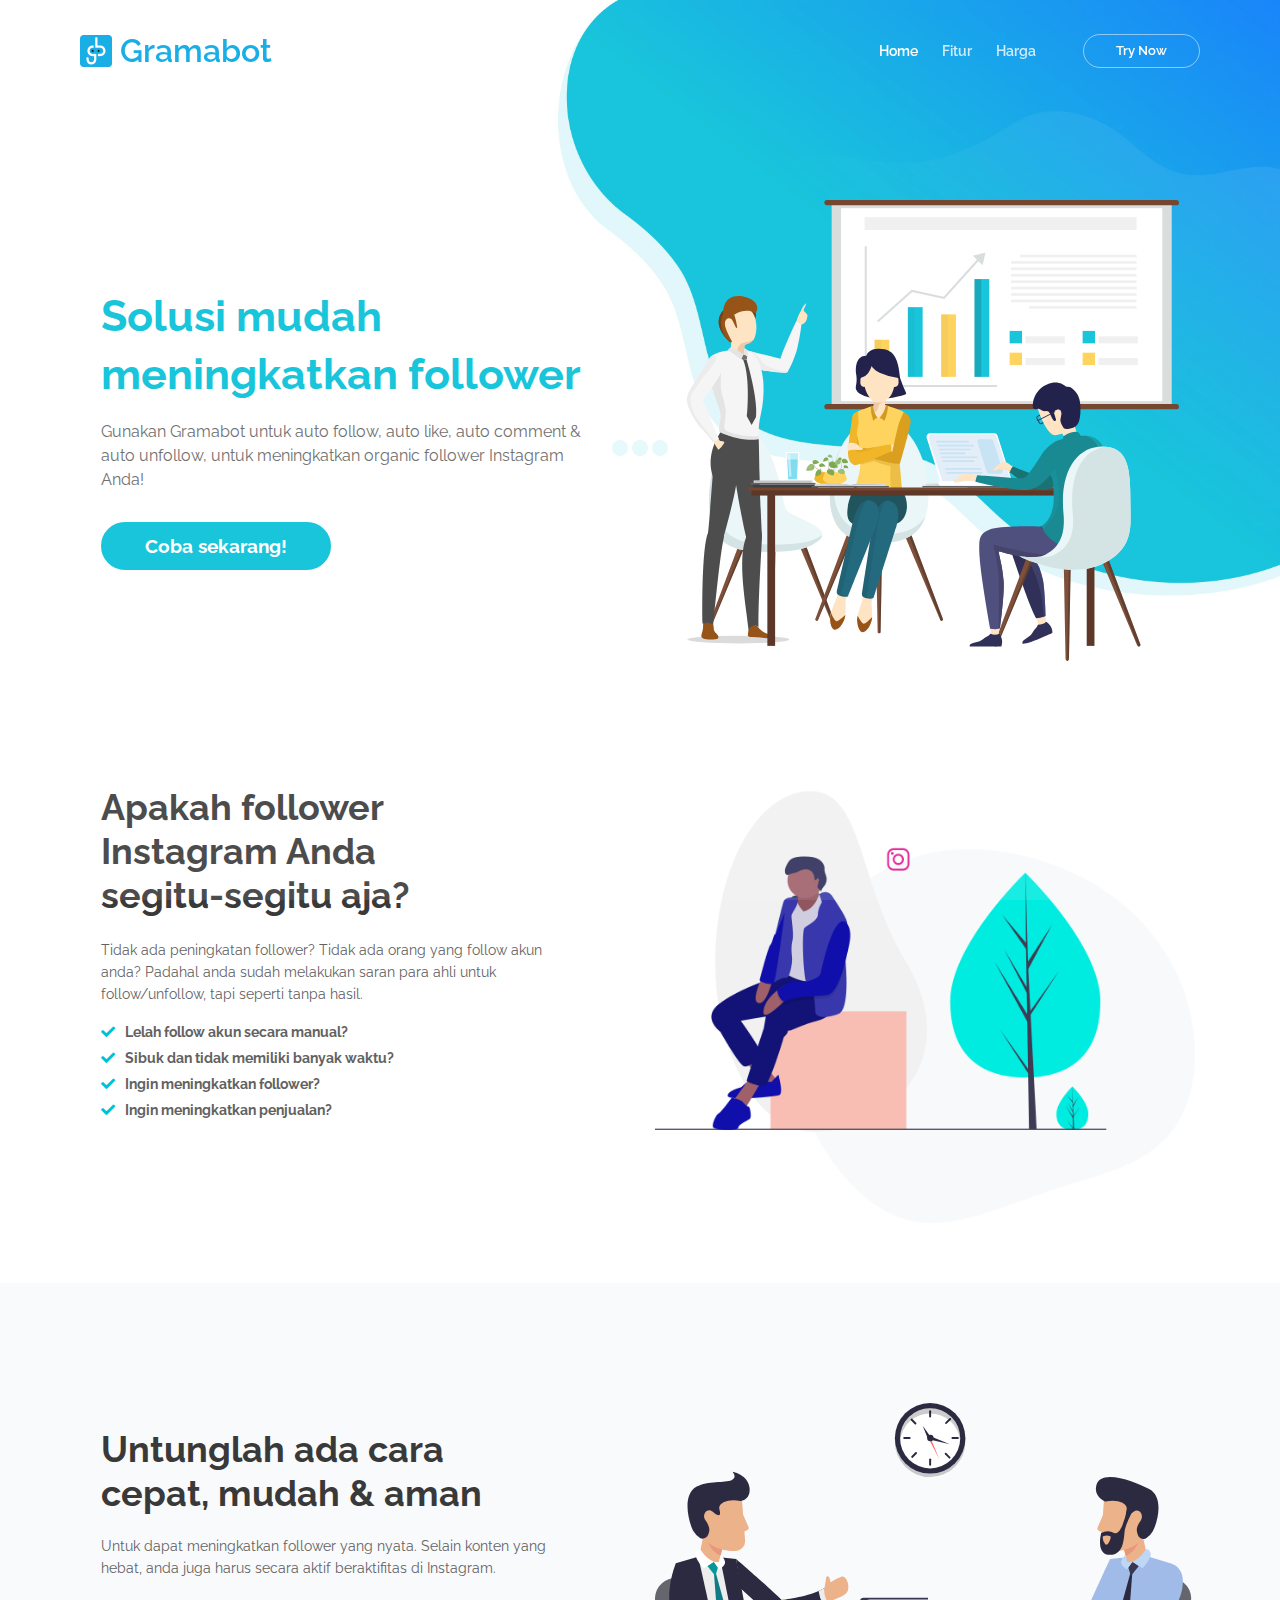
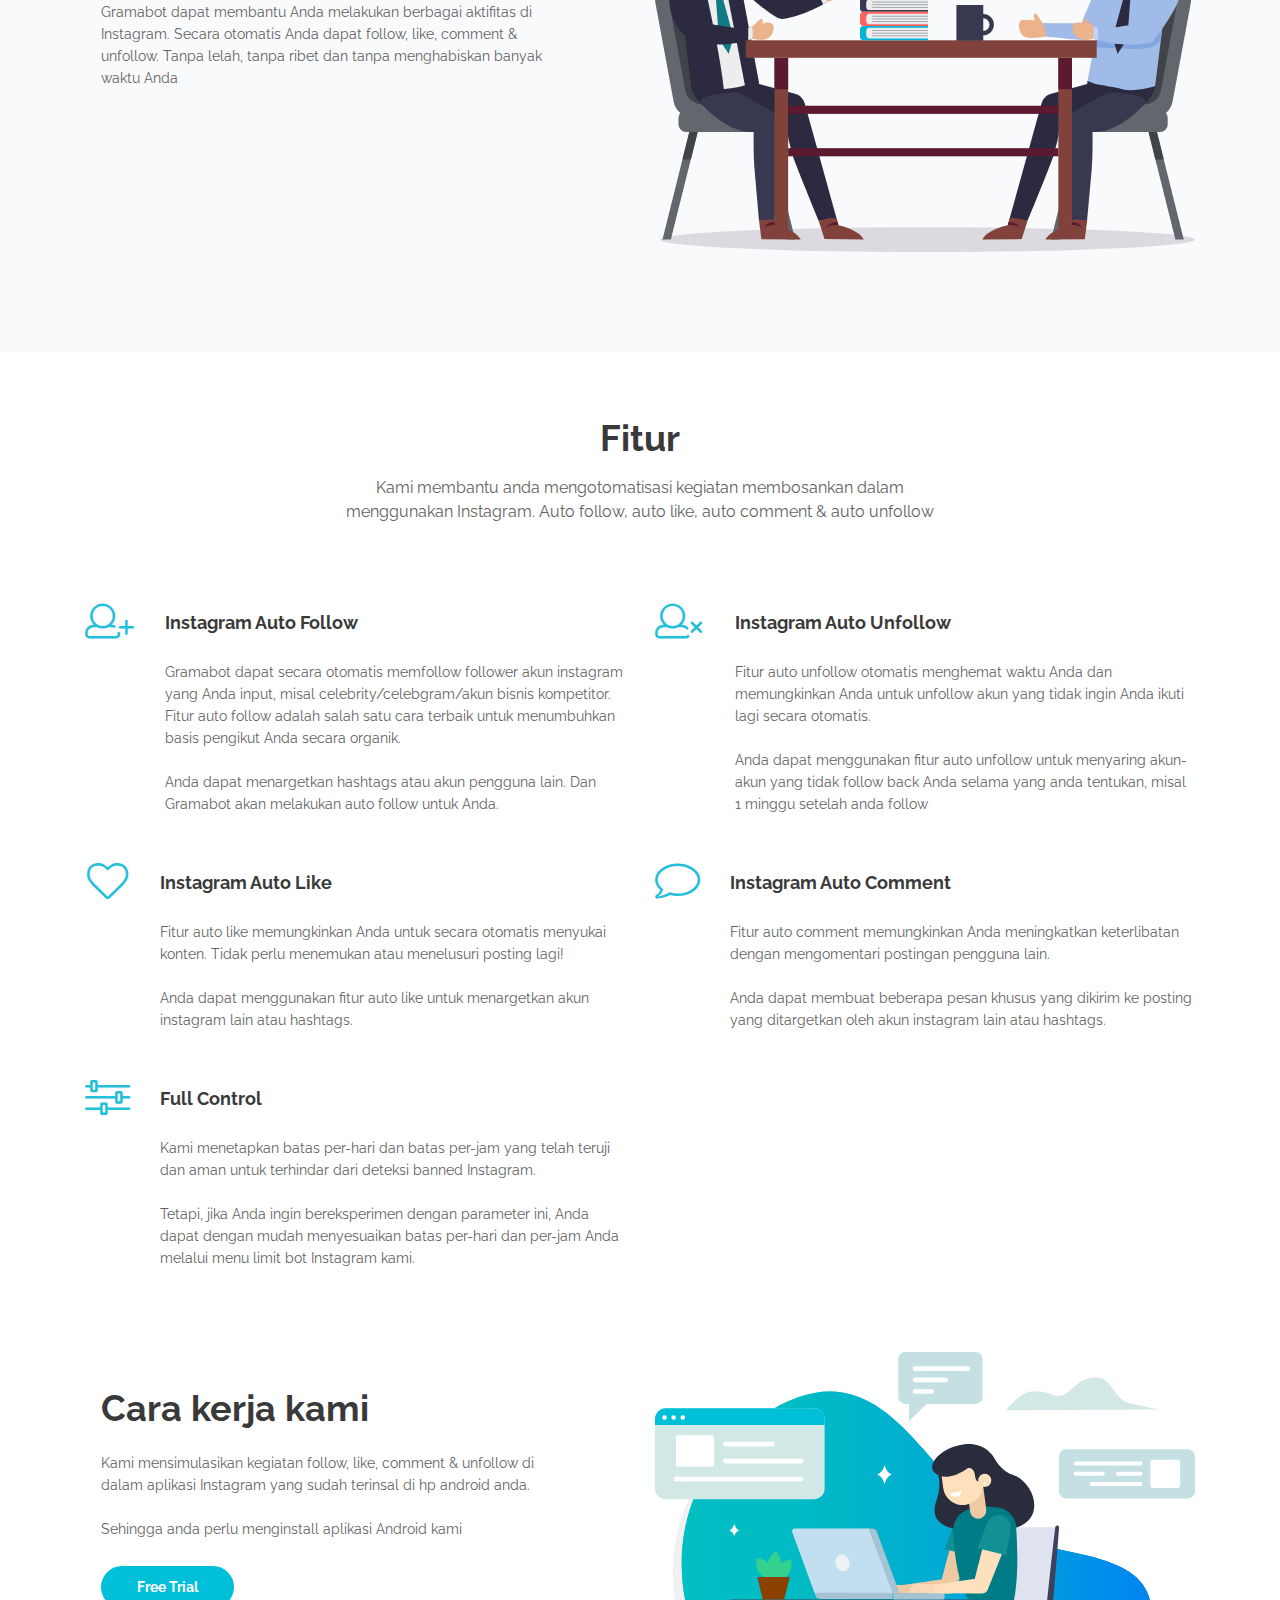
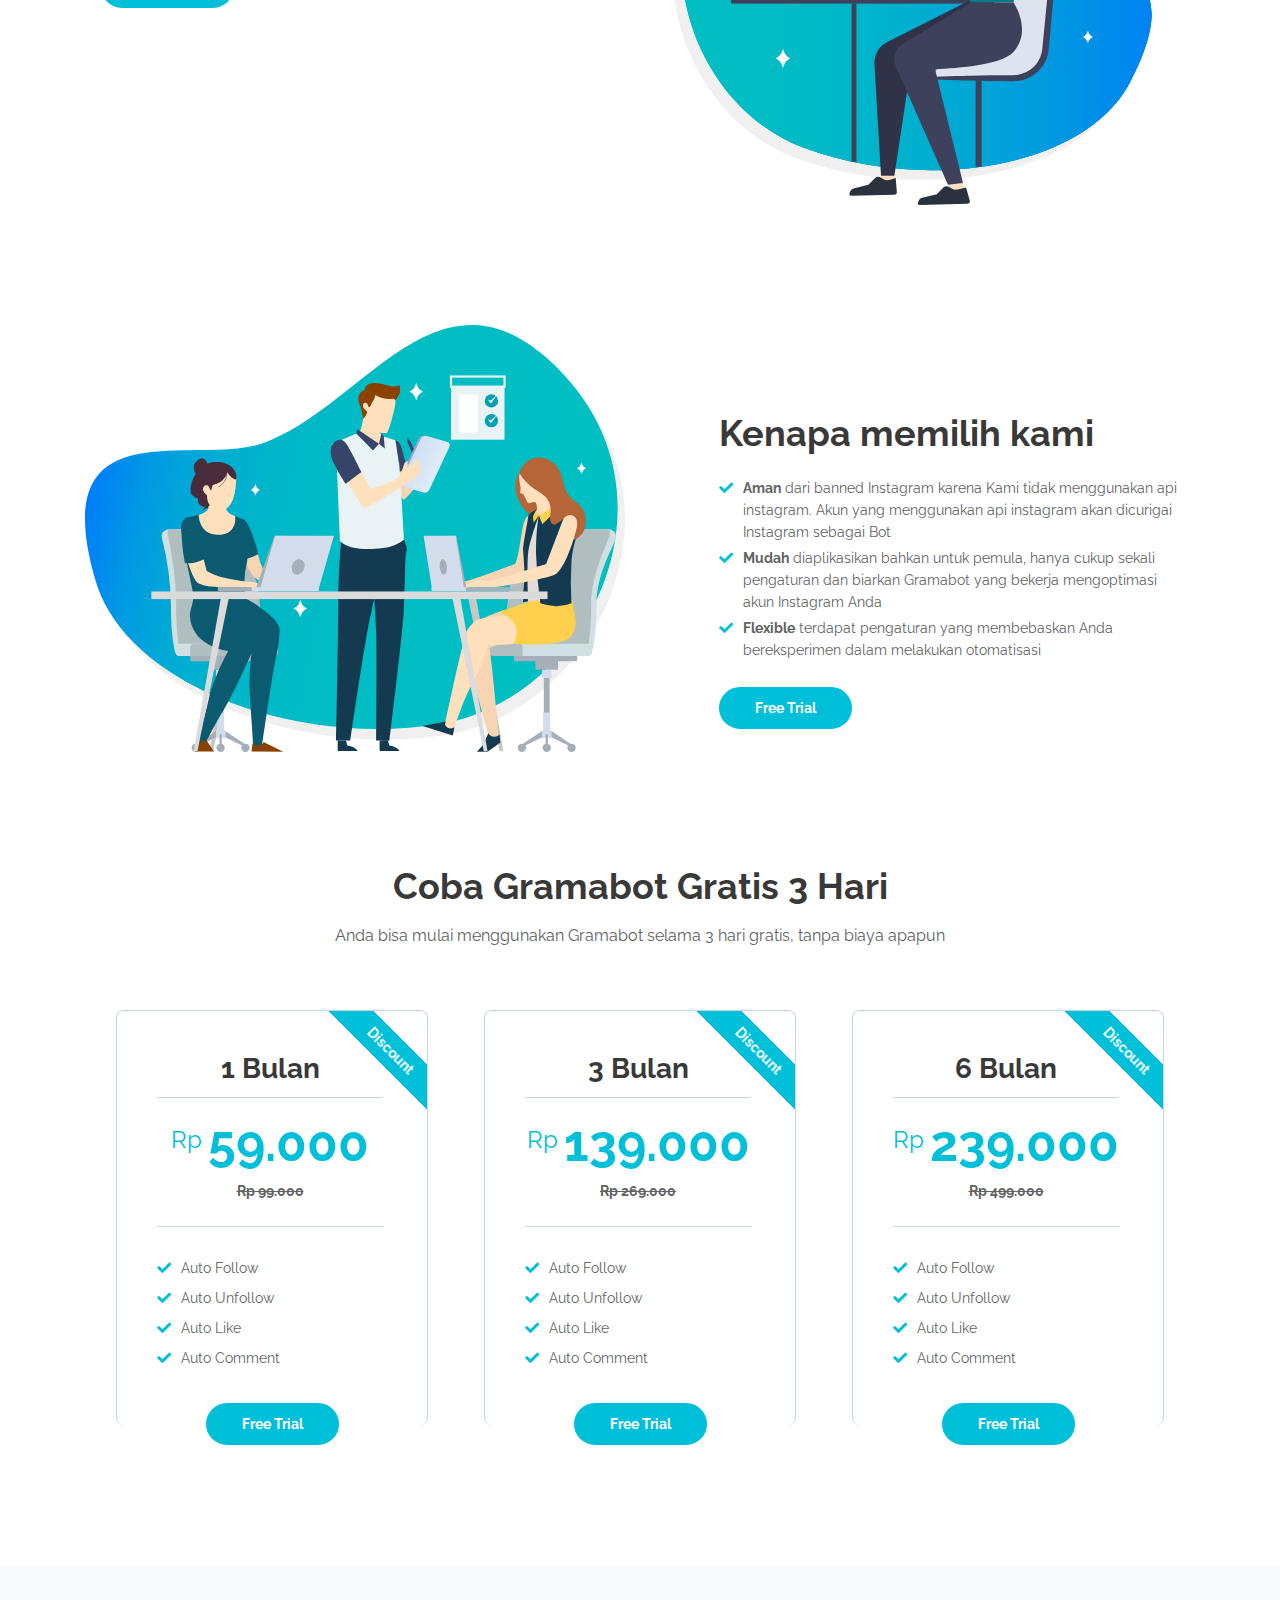
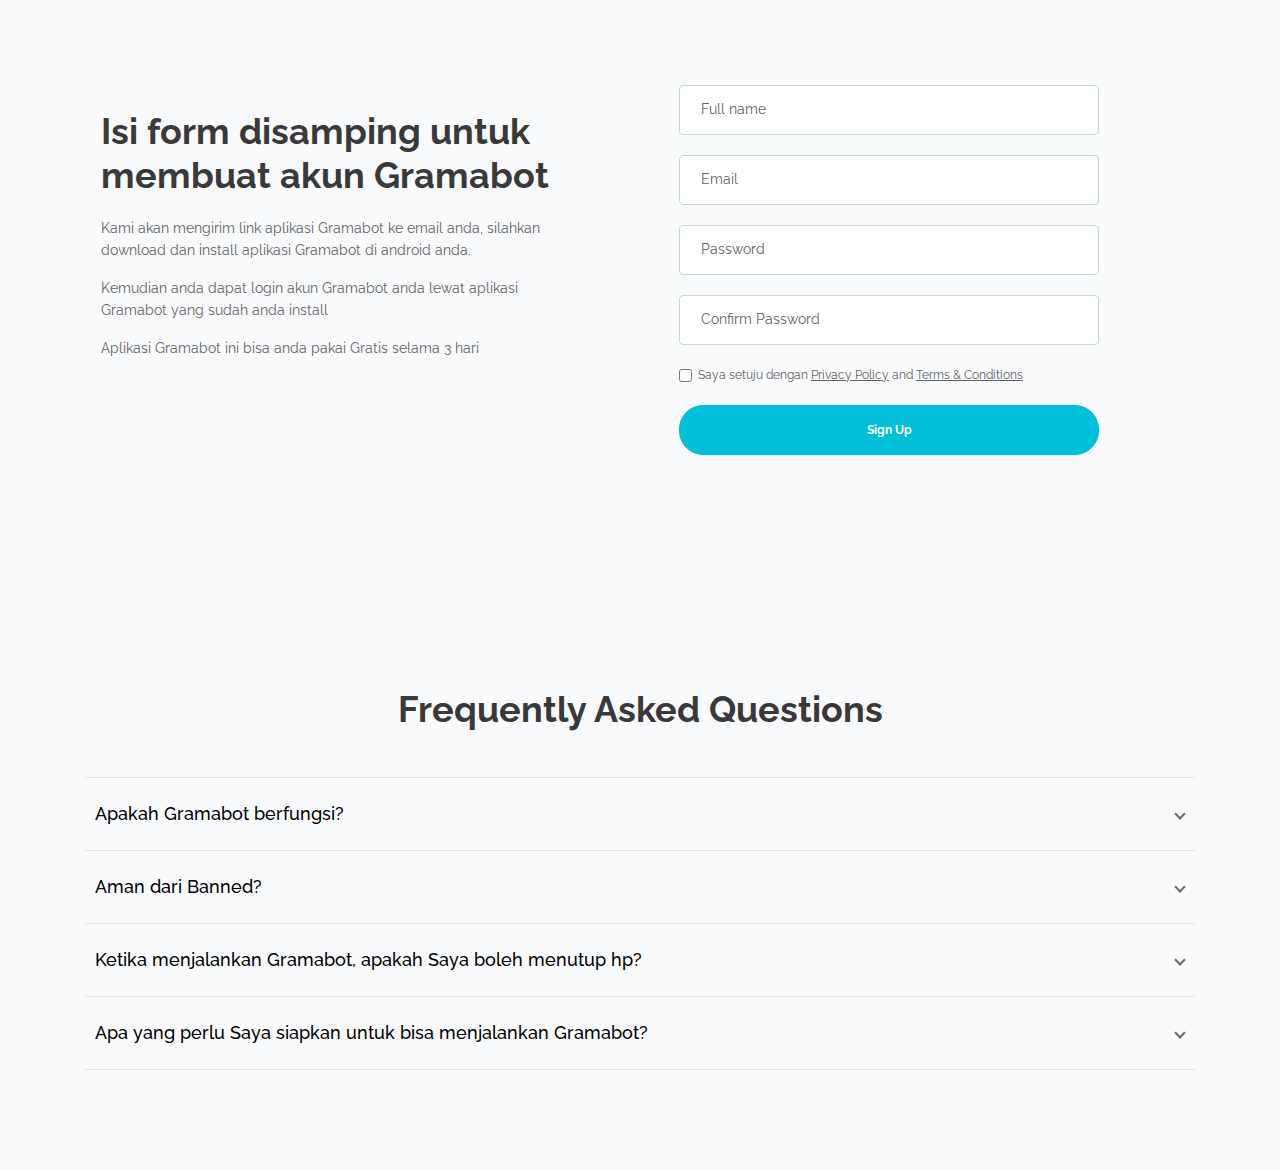
<file: index.html>
<!DOCTYPE html>
<html lang="en">
<head>
    <!-- Global site tag (gtag.js) - Google Analytics -->
    <script async src="https://www.googletagmanager.com/gtag/js?id=UA-149426320-1"></script>
    <script>
        window.dataLayer = window.dataLayer || [];
        function gtag(){dataLayer.push(arguments);}
        gtag('js', new Date());

        gtag('config', 'UA-149426320-1');
    </script>

    <meta http-equiv="Content-Type" content="text/html; charset=UTF-8" />
    <meta charset="utf-8">
    <meta name="viewport" content="width=device-width, initial-scale=1, shrink-to-fit=no">
    <!-- SEO Meta Tags -->
    <meta name="description" content="Instagram Bot, Solusi mudah meningkatkan follower">
    <meta name="author" content="Gramabot">
    <!-- OG Meta Tags to improve the way the post looks when you share the page on LinkedIn, Facebook, Google+ -->
	<meta property="og:site_name" content="gramabot.com" /> <!-- website name -->
	<meta property="og:site" content="http://gramabot.com" /> <!-- website link -->
	<meta property="og:title" content="Gramabot"/> <!-- title shown in the actual shared post -->
	<meta property="og:description" content="Gramabot Instagram Bot" /> <!-- description shown in the actual shared post -->
	<meta property="og:image" content="" /> <!-- image link, make sure it's jpg -->
	<meta property="og:url" content="" /> <!-- where do you want your post to link to -->
	<meta property="og:type" content="article" />
    <!-- Website Title -->
    <title>Gramabot - Solusi mudah meningkatkan follower</title>
    <!-- Styles -->
    <link href="https://fonts.googleapis.com/css?family=Raleway:400,400i,600,700,700i&amp;subset=latin-ext" rel="stylesheet">
    <link href="assets/css/bootstrap.css" rel="stylesheet">
    <link href="assets/css/all.min.css" rel="stylesheet">
    <link href="assets/css/swiper.css" rel="stylesheet">
	<link href="assets/css/magnific-popup.css" rel="stylesheet">
	<link href="assets/css/styles.css" rel="stylesheet">
	<!-- Favicon  -->
    <link rel="icon" href="assets/images/favicon.png">
<!-- </head> -->
</head>
<body data-spy="scroll" data-target=".fixed-top">
    <!-- Preloader -->
	<div class="spinner-wrapper">
        <div class="spinner">
            <div class="bounce1"></div>
            <div class="bounce2"></div>
            <div class="bounce3"></div>
        </div>
    </div>
    <!-- end of preloader -->
    <!-- Navigation -->
    <nav class="navbar navbar-expand-lg navbar-dark navbar-custom fixed-top">
        <!-- Text Logo - Use this if you don't have a graphic logo -->
         <a class="navbar-brand logo-text page-scroll" style="display: contents" href="index.html">
            <img src="assets/images/favicon.png" style="width: 2rem;margin-right: 0.5rem;">Gramabot</a>
        <!-- Image Logo -->
        <!--<a class="navbar-brand logo-image" href="index.html"><img src="assets/images/icongram.svg" alt="alternative"></a>-->
        <!-- Mobile Menu Toggle Button -->
        <button class="navbar-toggler" type="button" data-toggle="collapse" data-target="#navbarsExampleDefault" aria-controls="navbarsExampleDefault" aria-expanded="false" aria-label="Toggle navigation">
            <span class="navbar-toggler-awesome fas fa-bars"></span>
            <span class="navbar-toggler-awesome fas fa-times"></span>
        </button>
        <!-- end of mobile menu toggle button -->
        <div class="collapse navbar-collapse" id="navbarsExampleDefault">
            <ul class="navbar-nav ml-auto">
                <li class="nav-item">
                    <a class="nav-link page-scroll" href="#header">Home <span class="sr-only">(current)</span></a>
                </li>
                <li class="nav-item">
                    <a class="nav-link page-scroll" href="#services">Fitur</a>
                </li>
                <li class="nav-item">
                    <a class="nav-link page-scroll" href="#pricing">Harga</a>
                </li>
                <li class="nav-item">
                    <a class="btn-solid-lg-head page-scroll" href="#request">Try Now</a>
                </li>
            </ul>
        </div>
    </nav> <!-- end of navbar -->
    <!-- end of navigation -->
    <!-- Header -->
    <header id="header" class="header">
        <div class="header-content">
            <div class="container">
                <div class="row">
                    <div class="col-lg-6">
                        <div class="text-container">
                            <h1><span class="turquoise" style="font-size: 2.7rem">Solusi mudah meningkatkan follower</span></h1>
                            <p class="p-large">Gunakan Gramabot untuk auto follow, auto like, auto comment & auto unfollow, untuk meningkatkan organic follower Instagram Anda!</p>
                            <a class="btn-solid-lg page-scroll" href="#request" style="font-size: 1.2rem">Coba sekarang!</a>
                        </div> <!-- end of text-container -->
                    </div> <!-- end of col -->
                    <div class="col-lg-6">
                        <div class="image-container">
                            <img class="img-fluid" src="assets/images/header-teamwork.svg" alt="alternative">
                        </div> <!-- end of image-container -->
                    </div> <!-- end of col -->
                </div> <!-- end of row -->
            </div> <!-- end of container -->
        </div> <!-- end of header-content -->
    </header> <!-- end of header -->
    <!-- end of header -->
    <!-- Details 1 -->
    <div class="basic-1">
        <div class="container">
            <div class="row">
                <div class="col-lg-6">
                    <div class="text-container">
                        <h2>Apakah follower Instagram Anda<br/> segitu-segitu aja?</h2>
                        <p>Tidak ada peningkatan follower? Tidak ada orang yang follow akun anda? Padahal anda sudah melakukan saran para ahli untuk follow/unfollow, tapi seperti tanpa hasil.
                        </p>
                        <ul class="list-unstyled li-space-lg">
                            <li class="media">
                                <i class="fas fa-check"></i>
                                <div class="media-body"><strong class="blue">Lelah follow akun secara manual?</strong></div>
                            </li>
                            <li class="media">
                                <i class="fas fa-check"></i>
                                <div class="media-body"><strong class="blue">Sibuk dan tidak memiliki banyak waktu?</strong></div>
                            </li>
                            <li class="media">
                                <i class="fas fa-check"></i>
                                <div class="media-body"><strong class="blue">Ingin meningkatkan follower?</strong></div>
                            </li>
                            <li class="media">
                                <i class="fas fa-check"></i>
                                <div class="media-body"><strong class="blue">Ingin meningkatkan penjualan?</strong></div>
                            </li>
                        </ul>
                    </div> <!-- end of text-container -->
                </div> <!-- end of col -->
                <div class="col-lg-6">
                    <div class="image-container">
                        <img class="img-fluid" src="assets/images/about_img.png" alt="alternative">
                    </div> <!-- end of image-container -->
                </div> <!-- end of col -->
            </div> <!-- end of row -->
        </div> <!-- end of container -->
    </div> <!-- end of basic-1 -->
    <!-- end of details 1 -->
    <!-- Testimonials -->
    <div class="form-1">
        <div class="container">
            <div class="row">
                <div class="col-lg-6">
                    <div class="text-container">
                        <h2>Untunglah ada cara cepat, mudah & aman</h2>
                        <p>Untuk dapat meningkatkan follower yang nyata.
                            Selain konten yang hebat, anda juga harus secara aktif beraktifitas di Instagram.
                            <br/><br/>Gramabot dapat membantu Anda melakukan berbagai aktifitas di Instagram.
                            Secara otomatis Anda dapat follow, like, comment & unfollow. Tanpa lelah, tanpa ribet dan tanpa menghabiskan banyak waktu Anda</p>

                    </div> <!-- end of text-container -->
                </div> <!-- end of col -->
                <div class="col-lg-6">
                    <div class="image-container">
                        <img class="img-fluid" src="assets/images/testimonials-2-men-talking.svg" alt="alternative">
                    </div> <!-- end of image-container -->
                </div> <!-- end of col -->
            </div> <!-- end of row -->
        </div> <!-- end of container -->
    </div> <!-- end of slider-2 -->
    <!-- end of testimonials -->
    <!-- Services -->
    <div id="services" class="cards-1">
        <div class="container">
            <div class="row">
                <div class="col-lg-12">
                    <h2>Fitur</h2>
                    <p class="p-heading p-large">Kami membantu anda mengotomatisasi kegiatan membosankan dalam menggunakan Instagram. Auto follow, auto like, auto comment & auto unfollow</p>
                </div> <!-- end of col -->
            </div> <!-- end of row -->
            <div class="row gap-y">
                <div class="col-12 col-md-6 feature-3">
                    <div class="feature-icon">
                        <i class="fal fa-user-plus" style="color: #24bfd8"></i>
                    </div>
                    <div class="feature-description">
                        <h2 style="font-size: 18px;">Instagram Auto Follow</h2>
                        <p>Gramabot dapat secara otomatis memfollow follower akun instagram yang Anda input, misal celebrity/celebgram/akun bisnis kompetitor. Fitur auto follow adalah salah satu cara terbaik untuk menumbuhkan basis pengikut Anda secara organik.
                            <br/><br/>Anda dapat menargetkan hashtags atau akun pengguna lain. Dan Gramabot akan melakukan auto follow untuk Anda.</p>
                    </div>
                </div>
                <div class="col-12 col-md-6 feature-3">
                    <div class="feature-icon">
                        <i class="fal fa-user-times" style="color: #24bfd8"></i>
                    </div>
                    <div class="feature-description">
                        <h2 style="font-size: 18px;">Instagram Auto Unfollow</h2>
                        <p>Fitur auto unfollow otomatis menghemat waktu Anda dan memungkinkan Anda untuk unfollow akun yang tidak ingin Anda ikuti lagi secara otomatis.
                            <br/><br/>Anda dapat menggunakan fitur auto unfollow untuk menyaring akun-akun yang tidak follow back Anda selama yang anda tentukan, misal 1 minggu setelah anda follow</p>
                    </div>
                </div>
                <div class="col-12 col-md-6 feature-3">
                    <div class="feature-icon">
                        <i class="fal fa-heart" style="color: #24bfd8"></i>
                    </div>
                    <div class="feature-description">
                        <h2 style="font-size: 18px;">Instagram Auto Like</h2>
                        <p>Fitur auto like memungkinkan Anda untuk secara otomatis menyukai konten. Tidak perlu menemukan atau menelusuri posting lagi!
                            <br/><br/>Anda dapat menggunakan fitur auto like untuk menargetkan akun instagram lain atau hashtags.
                        </p>
                    </div>
                </div>
                <div class="col-12 col-md-6 feature-3">
                    <div class="feature-icon">
                        <i class="fal fa-comment" style="color: #24bfd8"></i>
                    </div>
                    <div class="feature-description">
                        <h2 style="font-size: 18px;">Instagram Auto Comment</h2>
                        <p class="">Fitur auto comment memungkinkan Anda meningkatkan keterlibatan dengan mengomentari postingan pengguna lain.
                            <br/><br/>Anda dapat membuat beberapa pesan khusus yang dikirim ke posting yang ditargetkan oleh akun instagram lain atau hashtags.
                        </p>
                    </div>
                </div>
                <div class="col-12 col-md-6 feature-3">
                    <div class="feature-icon">
                        <i class="fal fa-sliders-h" style="color: #24bfd8"></i>
                    </div>
                    <div class="feature-description">
                        <h2 style="font-size: 18px;">Full Control</h2>
                        <p class="">Kami menetapkan batas per-hari dan batas per-jam yang telah teruji dan aman untuk terhindar dari deteksi banned Instagram.
                            <br/><br/>Tetapi, jika Anda ingin bereksperimen dengan parameter ini, Anda dapat dengan mudah menyesuaikan batas per-hari dan per-jam Anda melalui menu limit bot Instagram kami.
                        </p>
                    </div>
                </div>
            </div>
        </div> <!-- end of container -->
    </div> <!-- end of cards-1 -->
    <!-- end of services -->
    <!-- Details 1 -->
    <div class="basic-1">
        <div class="container">
            <div class="row">
                <div class="col-lg-6">
                    <div class="text-container">
                        <h2>Cara kerja kami</h2>
                        <p>Kami mensimulasikan kegiatan follow, like, comment & unfollow di dalam aplikasi Instagram yang sudah terinsal di hp android anda.
                            <br/><br/>Sehingga anda perlu menginstall aplikasi Android kami</p>
                        <a class="btn-solid-reg popup-with-move-anim" href="#request">Free Trial</a>
                    </div> <!-- end of text-container -->
                </div> <!-- end of col -->
                <div class="col-lg-6">
                    <div class="image-container">
                        <img class="img-fluid" src="assets/images/details-1-office-worker.svg" alt="alternative">
                    </div> <!-- end of image-container -->
                </div> <!-- end of col -->
            </div> <!-- end of row -->
        </div> <!-- end of container -->
    </div> <!-- end of basic-1 -->
    <!-- end of details 1 -->
    <!-- Details 2 -->
    <div class="basic-2">
        <div class="container">
            <div class="row">
                <div class="col-lg-6">
                    <div class="image-container">
                        <img class="img-fluid" src="assets/images/details-2-office-team-work.svg" alt="alternative">
                    </div> <!-- end of image-container -->
                </div> <!-- end of col -->
                <div class="col-lg-6">
                    <div class="text-container">
                        <h2>Kenapa memilih kami</h2>
                        <ul class="list-unstyled li-space-lg">
                            <li class="media">
                                <i class="fas fa-check"></i>
                                <div class="media-body"><strong class="blue">Aman</strong> dari banned Instagram karena Kami tidak menggunakan api instagram. Akun yang menggunakan api instagram akan dicurigai Instagram sebagai Bot</div>
                            </li>
                            <li class="media">
                                <i class="fas fa-check"></i>
                                <div class="media-body"><strong class="blue">Mudah</strong> diaplikasikan bahkan untuk pemula, hanya cukup sekali pengaturan dan biarkan Gramabot yang bekerja mengoptimasi akun Instagram Anda</div>
                            </li>
                            <li class="media">
                                <i class="fas fa-check"></i>
                                <div class="media-body"><strong class="blue">Flexible</strong> terdapat pengaturan yang membebaskan Anda bereksperimen dalam melakukan otomatisasi</div>
                            </li>
                        </ul>
                        <a class="btn-solid-reg popup-with-move-anim" href="#request">Free Trial</a>
                    </div> <!-- end of text-container -->
                </div> <!-- end of col -->
            </div> <!-- end of row -->
        </div> <!-- end of container -->
    </div> <!-- end of basic-2 -->
    <!-- end of details 2 -->
    <!-- Pricing -->
    <div id="pricing" class="cards-2">
        <div class="container">
            <div class="row">
                <div class="col-lg-12">
                    <h2>Coba Gramabot Gratis 3 Hari</h2>
                    <p class="p-heading p-large">Anda bisa mulai menggunakan Gramabot selama 3 hari gratis, tanpa biaya apapun</p>
                </div> <!-- end of col -->
            </div> <!-- end of row -->
            <!--<div class="row" style="margin-left: 15px">
                <div class="col-md-12">
                    <ul class="list-inline text-left list-currency">
                        <li id="1" class="active">1 Account</li>
                        <li id="3">3 Accounts</li>
                        <li id="5">5 Accounts</li>
                    </ul>
                </div>
            </div>-->
            <div class="row">
                <div class="col-lg-12">
                    <!-- Card-->
                    <div class="card">
                        <div class="label">
                            <p class="best-value">Discount</p>
                        </div>
                        <div class="card-body">
                            <div class="card-title">1 Bulan</div>
                            <!--<div id="subtitle-account" class="card-subtitle">1 Account</div>-->
                            <hr class="cell-divide-hr">
                            <div class="price">
                                <span class="currency">Rp</span><span class="value" id="newVal1">59.000</span>
                                <div class="frequency" id="oldVal1">Rp 99.000</div>
                            </div>
                            <hr class="cell-divide-hr">
                            <ul class="list-unstyled li-space-lg">
                                <li class="media">
                                    <i class="fas fa-check"></i><div class="media-body">Auto Follow</div>
                                </li>
                                <li class="media">
                                    <i class="fas fa-check"></i><div class="media-body">Auto Unfollow</div>
                                </li>
                                <li class="media">
                                    <i class="fas fa-check"></i><div class="media-body">Auto Like</div>
                                </li>
                                <li class="media">
                                    <i class="fas fa-check"></i><div class="media-body">Auto Comment</div>
                                </li>
                                <!--<li class="media">
                                    <i class="fas fa-check"></i><div class="media-body">Auto Posting</div>
                                </li>-->
                            </ul>
                            <div class="button-wrapper">
                                <a class="btn-solid-reg page-scroll" href="#request">Free Trial</a>
                            </div>
                        </div>
                    </div> <!-- end of card -->
                    <!-- end of card -->
                    <!-- Card-->
                    <div class="card">
                        <div class="label">
                            <p class="best-value">Discount</p>
                        </div>
                        <div class="card-body">
                            <div class="card-title">3 Bulan</div>
                            <!--<div class="card-subtitle">5 Account</div>-->
                            <hr class="cell-divide-hr">
                            <div class="price">
                                <span class="currency">Rp</span><span class="value" id="newVal2">139.000</span>
                                <div class="frequency" id="oldVal2">Rp 269.000</div>
                            </div>
                            <hr class="cell-divide-hr">
                            <ul class="list-unstyled li-space-lg">
                                <li class="media">
                                    <i class="fas fa-check"></i><div class="media-body">Auto Follow</div>
                                </li>
                                <li class="media">
                                    <i class="fas fa-check"></i><div class="media-body">Auto Unfollow</div>
                                </li>
                                <li class="media">
                                    <i class="fas fa-check"></i><div class="media-body">Auto Like</div>
                                </li>
                                <li class="media">
                                    <i class="fas fa-check"></i><div class="media-body">Auto Comment</div>
                                </li>
                                <!--<li class="media">
                                    <i class="fas fa-check"></i><div class="media-body">Auto Posting</div>
                                </li>-->
                            </ul>
                            <div class="button-wrapper">
                                <a class="btn-solid-reg page-scroll" href="#request">Free Trial</a>
                            </div>
                        </div>
                    </div> <!-- end of card -->
                    <!-- end of card -->
                    <!-- Card-->
                    <div class="card">
                        <div class="label">
                            <p class="best-value">Discount</p>
                        </div>
                        <div class="card-body">
                            <div class="card-title">6 Bulan</div>
                            <!--<div class="card-subtitle">1 Account</div>-->
                            <hr class="cell-divide-hr">
                            <div class="price">
                                <span class="currency">Rp</span><span class="value" id="newVal3">239.000</span>
                                <div class="frequency" id="oldVal3">Rp 499.000</div>
                            </div>
                            <hr class="cell-divide-hr">
                            <ul class="list-unstyled li-space-lg">
                                <li class="media">
                                    <i class="fas fa-check"></i><div class="media-body">Auto Follow</div>
                                </li>
                                <li class="media">
                                    <i class="fas fa-check"></i><div class="media-body">Auto Unfollow</div>
                                </li>
                                <li class="media">
                                    <i class="fas fa-check"></i><div class="media-body">Auto Like</div>
                                </li>
                                <li class="media">
                                    <i class="fas fa-check"></i><div class="media-body">Auto Comment</div>
                                </li>
                                <!--<li class="media">
                                    <i class="fas fa-check"></i><div class="media-body">Auto Posting</div>
                                </li>-->
                            </ul>
                            <div class="button-wrapper">
                                <a class="btn-solid-reg page-scroll" href="#request">Free Trial</a>
                            </div>
                        </div>
                    </div> <!-- end of card -->
                    <!-- end of card -->
                </div> <!-- end of col -->
            </div> <!-- end of row -->
        </div> <!-- end of container -->
    </div> <!-- end of cards-2 -->

    <div id="request" class="form-1">
        <div class="container">
            <div class="row">
                <div class="col-lg-6">
                    <div class="text-container">
                        <h2>Isi form disamping untuk membuat akun Gramabot</h2>
                        <p>Kami akan mengirim link aplikasi Gramabot ke email anda, silahkan download dan install aplikasi Gramabot di android anda.</p>
                        <p>Kemudian anda dapat login akun Gramabot anda lewat aplikasi Gramabot yang sudah anda install</p>
                        <p>Aplikasi Gramabot ini bisa anda pakai Gratis selama 3 hari</p>
                    </div> <!-- end of text-container -->
                </div> <!-- end of col -->
                <div class="col-lg-6">

                    <!-- Request Form -->
                    <div class="form-container">
                        <form id="requestForm" data-toggle="validator" data-focus="false" >
                            <div class="form-group">
                                <input type="text" class="form-control-input" id="rname" name="rname" required>
                                <label class="label-control" for="rname">Full name</label>
                                <div class="help-block with-errors"></div>
                            </div>
                            <div class="form-group">
                                <input type="email" class="form-control-input" id="remail" name="remail" required>
                                <label class="label-control" for="remail">Email</label>
                                <div class="help-block with-errors"></div>
                            </div>
                            <div class="form-group">
                                <input type="password" class="form-control-input" id="rpass" name="rpass" required>
                                <label class="label-control" for="rpass">Password</label>
                                <div class="help-block with-errors"></div>
                            </div>
                            <div class="form-group">
                                <input type="password" class="form-control-input" id="rpass2" name="rpass2" required>
                                <label class="label-control" for="rpass2">Confirm Password</label>
                                <div class="help-block with-errors" id="cpass2"></div>
                            </div>

                            <div class="form-group checkbox">
                                <input type="checkbox" id="rterms" value="Agreed-to-Terms" name="rterms" required>Saya setuju dengan <a href="privacy-policy.html">Privacy Policy</a> and <a href="terms-conditions.html">Terms & Conditions</a>
                                <div class="help-block with-errors"></div>
                            </div>
                            <div style="margin-bottom: 1rem;" class="g-recaptcha" data-sitekey="6LdupLoUAAAAAPnZc9RvWB6Sha6i5pKatFr3ViI1"></div>
                            <div class="form-group">
                                <button id="submitBtn" type="submit" class="form-control-submit-button" >
                                    Sign Up</button>
                            </div>
                            <div class="form-message">
                                <div id="rmsgSubmit" class="h3 text-center hidden"></div>
                            </div>
                        </form>
                    </div> <!-- end of form-container -->
                    <!-- end of request form -->

                </div> <!-- end of col -->
            </div> <!-- end of row -->
        </div> <!-- end of container -->
    </div> <!-- end of form-1 -->

    <!-- end of pricing -->
    <div id="faq" class="form-2" style="background: #f9fafc">
        <div class="container">
            <div class="row">
                <div class="col-lg-12">
                    <h2>Frequently Asked Questions</h2>
                    <div style="height: 30px"></div>
                </div> <!-- end of col -->
            </div> <!-- end of row -->
            <div class="row">
                <div class="col-lg-12">
                    <div class="faq-group active" data-group="faq-18">
                        <div class="faq-item">
                            <div class="item-title" data-toggle="collapse" href="#collapse1" role="button" aria-expanded="false" aria-controls="collapse1">
                                <div class="item-text">Apakah Gramabot berfungsi?</div>
                                <div class="icon-item chevron-icon">
                                </div>
                            </div>
                            <div class="collapse" id="collapse1">
                                <div class="item-text card card-body">
                                     Gramabot di support dan dikelola oleh tenaga profesional dibidang teknologi, dan Kami yakin Gramabot akan berfungsi dengan baik,
                                     terbukti dengan memberikan percobaan selama 3 hari gratis agar pengguna bisa membuktikan dan mencoba sendiri apakah Gramabot bisa berjalan dengan baik
                                </div>
                            </div>
                        </div>
                        <div class="faq-item">
                            <div class="item-title" data-toggle="collapse" href="#collapse2" role="button" aria-expanded="false" aria-controls="collapse2">
                                <div class="item-text">Aman dari Banned?</div>
                                <div class="icon-item chevron-icon"></div>
                            </div>
                            <div class="collapse" id="collapse2">
                                <div class="item-text card card-body">
                                    Kami mempunyai fasilitas untuk setting kecepatan dan batasan dalam melakukan otomatisasi
                                    yang telah teruji dan aman untuk terhindar dari deteksi banned Instagram.
                                    Dan juga Kami melakukan follow, like, comment & unfollow di atas aplikasi Instagram anda, sehingga bertindak layaknya seperti manusia
                                </div>
                            </div>
                        </div>
                        <div class="faq-item">
                            <div class="item-title" data-toggle="collapse" href="#collapse3" role="button" aria-expanded="false" aria-controls="collapse3">
                                <div class="item-text">Ketika menjalankan Gramabot, apakah Saya boleh menutup hp?</div>
                                <div class="icon-item chevron-icon"></div>
                            </div>
                            <div class="collapse" id="collapse3">
                                <div class="item-text card card-body">
                                    Gramabot menggunakan aplikasi Instagram android Anda untuk berjalan, maka dibutuhkan untuk hp Anda tetap terbuka</div>
                            </div>
                        </div>
                        <div class="faq-item">
                            <div class="item-title" data-toggle="collapse" href="#collapse4" role="button" aria-expanded="false" aria-controls="collapse4">
                                <div class="item-text">Apa yang perlu Saya siapkan untuk bisa menjalankan Gramabot?</div>
                                <div class="icon-item chevron-icon"></div>
                            </div>
                            <div class="collapse" id="collapse4">
                                <div class="item-text card card-body">
                                    <ol style="padding-left: 1rem;">
                                        <li>
                                            <div class="media-body">Sudah ada aplikasi Instagram di hp android Anda</div>
                                        </li>
                                        <li>
                                            <div class="media-body">Sudah login akun instagram anda</div>
                                        </li>
                                        <li>
                                            <div class="media-body">Install aplikasi gramabot di hp android Anda</div>
                                        </li>
                                        <li>
                                            <div class="media-body">Jalankan gramabot seperti di video</div>
                                        </li>
                                    </ol>
                            </div>
                        </div>
                    </div>
                </div>
            </div>
        </div>
    </div>
    <!-- Scripts -->
    <script src="assets/js/jquery.min.js"></script> <!-- jQuery for Bootstrap's JavaScript plugins -->
    <script src="assets/js/popper.min.js"></script> <!-- Popper tooltip library for Bootstrap -->
    <script src="assets/js/bootstrap.min.js"></script> <!-- Bootstrap framework -->
    <script src="assets/js/jquery.easing.min.js"></script> <!-- jQuery Easing for smooth scrolling between anchors -->
    <script src="assets/js/swiper.min.js"></script> <!-- Swiper for image and text sliders -->
    <script src="assets/js/jquery.magnific-popup.js"></script> <!-- Magnific Popup for lightboxes -->
    <script src="assets/js/validator.min.js"></script> <!-- Validator.js - Bootstrap plugin that validates forms -->
    <script src="assets/js/scripts.js"></script> <!-- Custom scripts -->
    <script src='https://www.google.com/recaptcha/api.js'></script>
    <!--<script>
        window.replainSettings = { id: 'd5d187ad-54ac-4206-9a2a-d638e68126ff' };
        (function(u){var s=document.createElement('script');s.type='text/javascript';s.async=true;s.src=u;
            var x=document.getElementsByTagName('script')[0];x.parentNode.insertBefore(s,x);
        })('https://widget.replain.cc/dist/client.js');
    </script>-->
</body>
</html>
</file>
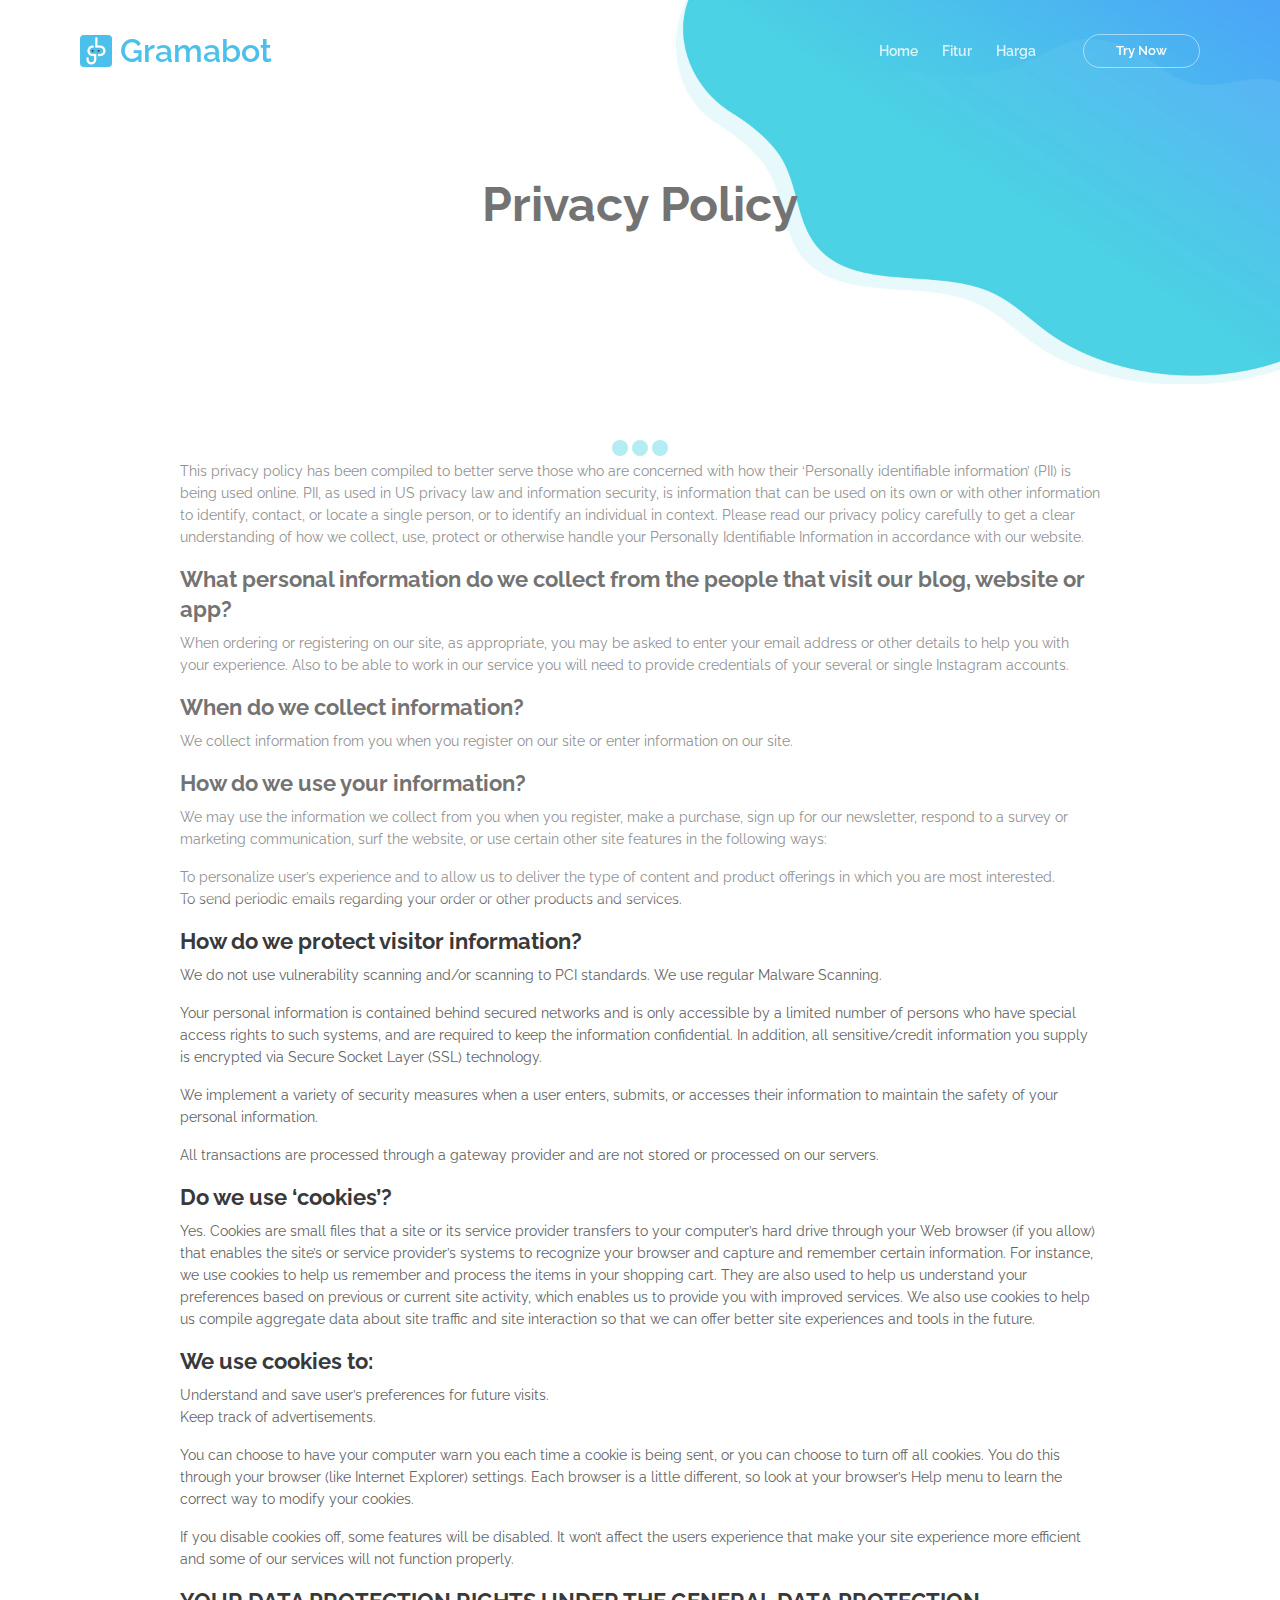
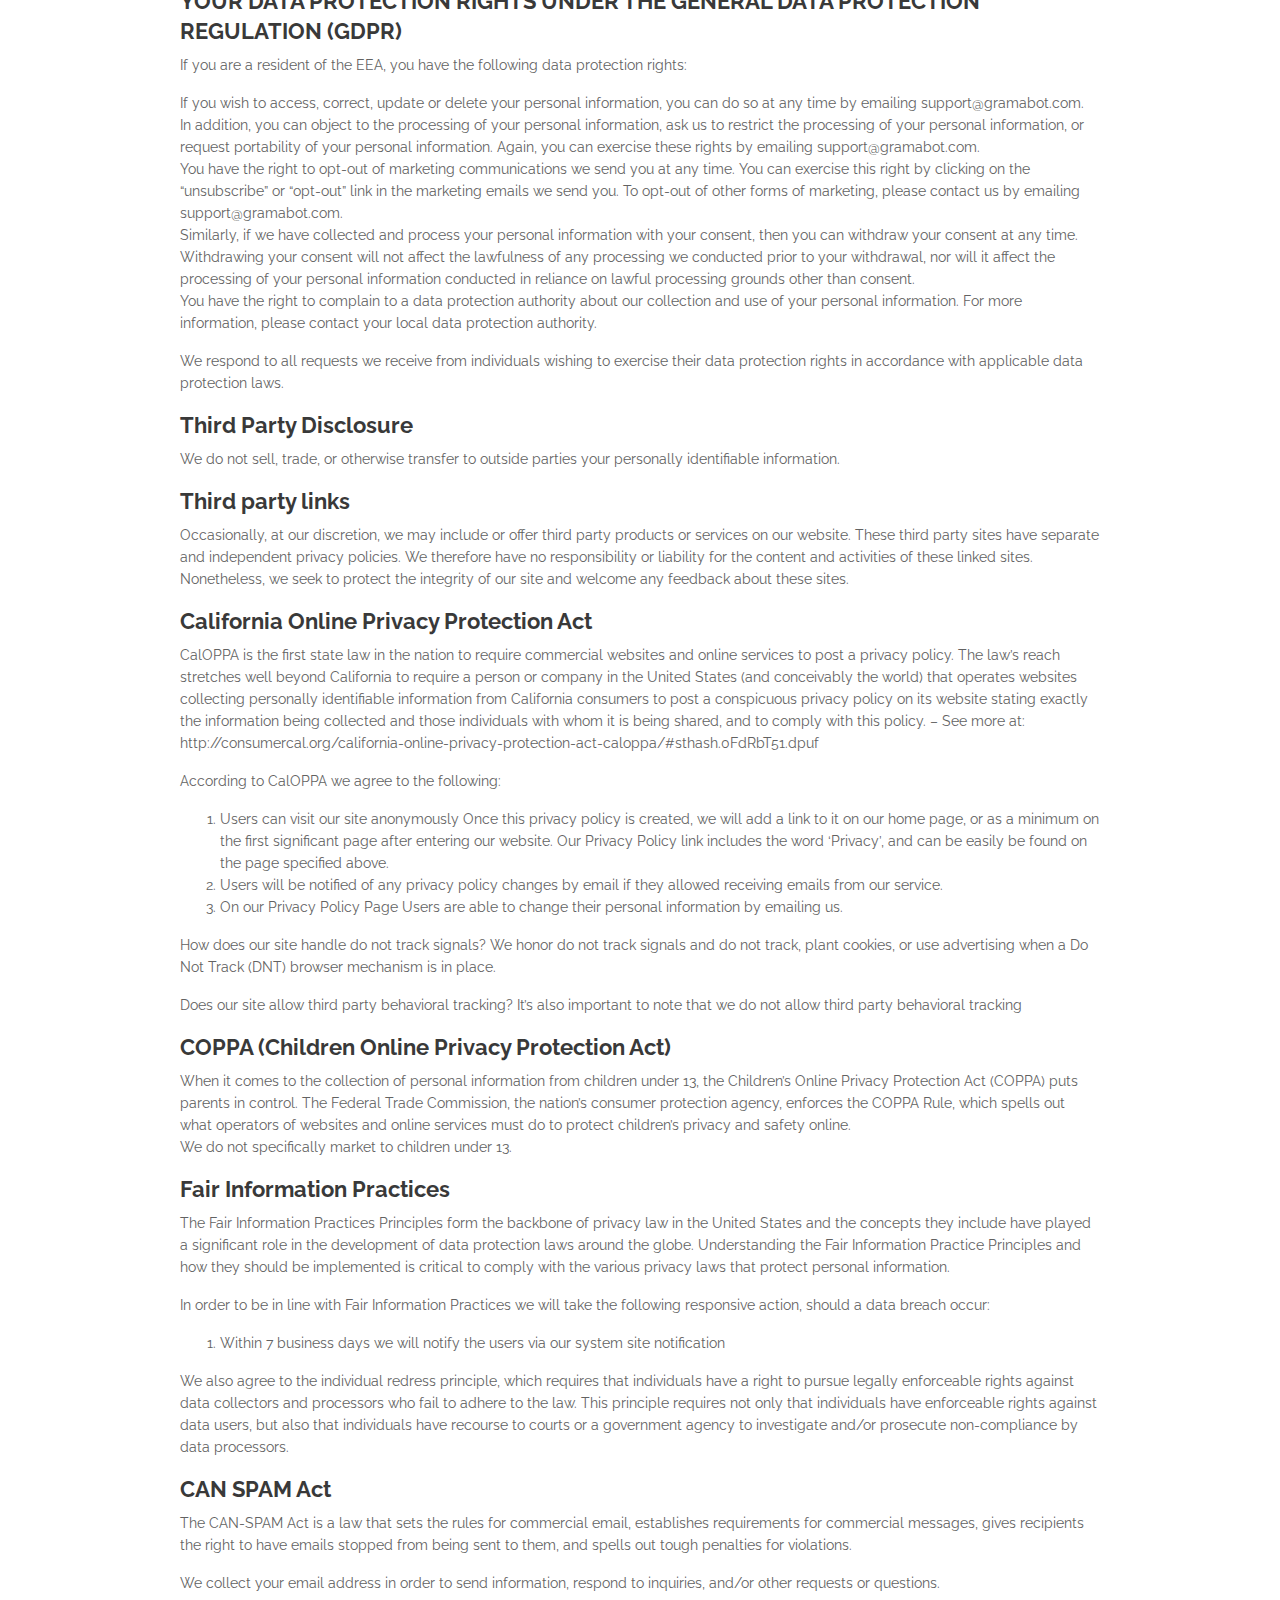
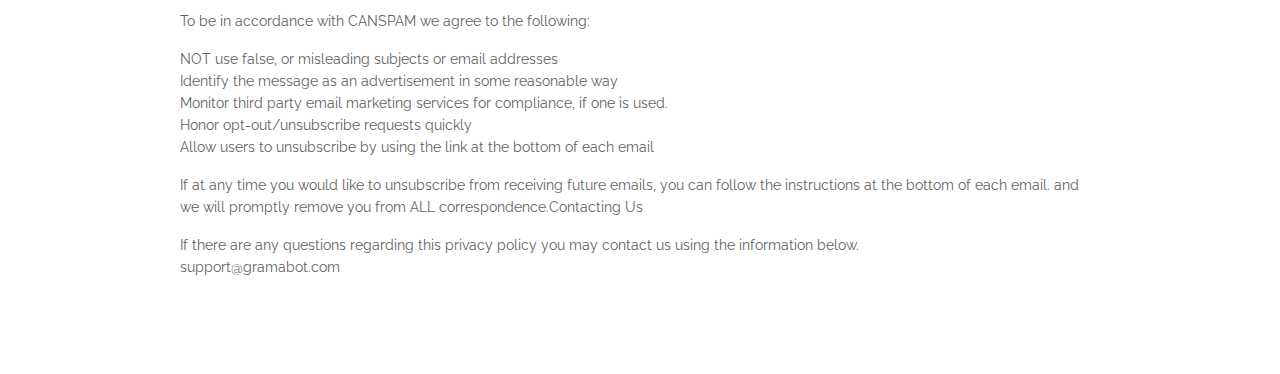
<file: privacy-policy.html>
<!DOCTYPE html>
<html lang="en">
<head><meta http-equiv="Content-Type" content="text/html; charset=UTF-8" />
    <meta charset="utf-8">
    <meta name="viewport" content="width=device-width, initial-scale=1, shrink-to-fit=no">
    <!-- SEO Meta Tags -->
    <meta name="description" content="Instagram Bot, Solusi mudah meningkatkan follower">
    <meta name="author" content="Gramabot">
    <!-- OG Meta Tags to improve the way the post looks when you share the page on LinkedIn, Facebook, Google+ -->
    <meta property="og:site_name" content="gramabot.com" /> <!-- website name -->
    <meta property="og:site" content="http://gramabot.com" /> <!-- website link -->
    <meta property="og:title" content="Gramabot"/> <!-- title shown in the actual shared post -->
    <meta property="og:description" content="Gramabot Instagram Bot" /> <!-- description shown in the actual shared post -->
    <meta property="og:image" content="" /> <!-- image link, make sure it's jpg -->
    <meta property="og:url" content="" /> <!-- where do you want your post to link to -->
    <meta property="og:type" content="article" />
    <!-- Website Title -->
    <title>Privacy Policy - Gramabot - Solusi mudah meningkatkan follower</title>
    <!-- Styles -->
    <link href="https://fonts.googleapis.com/css?family=Raleway:400,400i,600,700,700i&amp;subset=latin-ext" rel="stylesheet">
    <link href="assets/css/bootstrap.css" rel="stylesheet">
    <link href="assets/css/fontawesome-all.css" rel="stylesheet">
    <link href="assets/css/swiper.css" rel="stylesheet">
	<link href="assets/css/magnific-popup.css" rel="stylesheet">
    <link href="assets/css/styles.css" rel="stylesheet">
	<!-- Favicon  -->
    <link rel="icon" href="assets/images/favicon.png">
</head>
<body data-spy="scroll" data-target=".fixed-top">
    <!-- Preloader -->
	<div class="spinner-wrapper">
        <div class="spinner">
            <div class="bounce1"></div>
            <div class="bounce2"></div>
            <div class="bounce3"></div>
        </div>
    </div>
    <!-- end of preloader -->
    <!-- Navbar -->
    <nav class="navbar navbar-expand-lg navbar-dark navbar-custom fixed-top">
        <!-- Text Logo - Use this if you don't have a graphic logo -->
        <!-- Image Logo -->
        <a class="navbar-brand logo-text" style="display: contents"  href="index.html">
            <img src="assets/images/favicon.png" style="width: 2rem;margin-right: 0.5rem;">Gramabot</a>
        <!-- Mobile Menu Toggle Button -->
        <button class="navbar-toggler" type="button" data-toggle="collapse" data-target="#navbarsExampleDefault" aria-controls="navbarsExampleDefault" aria-expanded="false" aria-label="Toggle navigation">
            <span class="navbar-toggler-awesome fas fa-bars"></span>
            <span class="navbar-toggler-awesome fas fa-times"></span>
        </button>
        <!-- end of mobile menu toggle button -->
        <div class="collapse navbar-collapse" id="navbarsExampleDefault">
            <ul class="navbar-nav ml-auto">
                <li class="nav-item">
                    <a class="nav-link page-scroll" href="index.html#header">Home <span class="sr-only">(current)</span></a>
                </li>
                <li class="nav-item">
                    <a class="nav-link page-scroll" href="index.html#services">Fitur</a>
                </li>
                <li class="nav-item">
                    <a class="nav-link page-scroll" href="index.html#pricing">Harga</a>
                </li>
                <li class="nav-item">
                    <a class="btn-solid-lg-head page-scroll" href="index.html#request">Try Now</a>
                </li>
            </ul>

        </div>
    </nav> <!-- end of navbar -->
    <!-- end of navbar -->
    <!-- Header -->
    <header id="header" class="ex-header">
        <div class="container">
            <div class="row">
                <div class="col-md-12">
                    <h1>Privacy Policy</h1>
                </div> <!-- end of col -->
            </div> <!-- end of row -->
        </div> <!-- end of container -->
    </header> <!-- end of ex-header -->
    <!-- end of header -->
    <!-- Privacy Content -->
    <div class="ex-basic-2">
        <div class="container">
            <div class="row">
                <div class="col-lg-10 offset-lg-1">
                    <div>
                        <p>This privacy policy has been compiled to better serve those who are concerned with how their &lsquo;Personally identifiable information&rsquo; (PII) is being used online. PII, as used in US privacy law and information security, is information that can be used on its own or with other information to identify, contact, or locate a single person, or to identify an individual in context. Please read our privacy policy carefully to get a clear understanding of how we collect, use, protect or otherwise handle your Personally Identifiable Information in accordance with our website.</p>
                        <h4>What personal information do we collect from the people that visit our blog, website or app?</h4>
                        <p>When ordering or registering on our site, as appropriate, you may be asked to enter your email address or other details to help you with your experience. Also to be able to work in our service you will need to provide credentials of your several or single Instagram accounts.</p>
                        <h4>When do we collect information?</h4>
                        <p>We collect information from you when you register on our site or enter information on our site.</p>
                        <h4>How do we use your information?</h4>
                        <p>We may use the information we collect from you when you register, make a purchase, sign up for our newsletter, respond to a survey or marketing communication, surf the website, or use certain other site features in the following ways:</p>
                        <p>To personalize user&rsquo;s experience and to allow us to deliver the type of content and product offerings in which you are most interested.<br /> To send periodic emails regarding your order or other products and services.</p>
                        <h4>How do we protect visitor information?</h4>
                        <p>We do not use vulnerability scanning and/or scanning to PCI standards. We use regular Malware Scanning.</p>
                        <p>Your personal information is contained behind secured networks and is only accessible by a limited number of persons who have special access rights to such systems, and are required to keep the information confidential. In addition, all sensitive/credit information you supply is encrypted via Secure Socket Layer (SSL) technology.</p>
                        <p>We implement a variety of security measures when a user enters, submits, or accesses their information to maintain the safety of your personal information.</p>
                        <p>All transactions are processed through a gateway provider and are not stored or processed on our servers.</p>
                        <h4>Do we use &lsquo;cookies&rsquo;?</h4>
                        <p>Yes. Cookies are small files that a site or its service provider transfers to your computer&rsquo;s hard drive through your Web browser (if you allow) that enables the site&rsquo;s or service provider&rsquo;s systems to recognize your browser and capture and remember certain information. For instance, we use cookies to help us remember and process the items in your shopping cart. They are also used to help us understand your preferences based on previous or current site activity, which enables us to provide you with improved services. We also use cookies to help us compile aggregate data about site traffic and site interaction so that we can offer better site experiences and tools in the future.</p>
                        <h4>We use cookies to:</h4>
                        <p>Understand and save user&rsquo;s preferences for future visits.<br /> Keep track of advertisements.</p>
                        <p>You can choose to have your computer warn you each time a cookie is being sent, or you can choose to turn off all cookies. You do this through your browser (like Internet Explorer) settings. Each browser is a little different, so look at your browser&rsquo;s Help menu to learn the correct way to modify your cookies.</p>
                        <p>If you disable cookies off, some features will be disabled. It won&rsquo;t affect the users experience that make your site experience more efficient and some of our services will not function properly.</p>
                        <h4>YOUR DATA PROTECTION RIGHTS UNDER THE GENERAL DATA PROTECTION REGULATION (GDPR)</h4>
                        <p>If you are a resident of the EEA, you have the following data protection rights:</p>
                        <p>If you wish to access, correct, update or delete your personal information, you can do so at any time by emailing support@gramabot.com.<br /> In addition, you can object to the processing of your personal information, ask us to restrict the processing of your personal information, or request portability of your personal information. Again, you can exercise these rights by emailing support@gramabot.com.<br /> You have the right to opt-out of marketing communications we send you at any time. You can exercise this right by clicking on the &ldquo;unsubscribe&rdquo; or &ldquo;opt-out&rdquo; link in the marketing emails we send you. To opt-out of other forms of marketing, please contact us by emailing support@gramabot.com.<br /> Similarly, if we have collected and process your personal information with your consent, then you can withdraw your consent at any time. Withdrawing your consent will not affect the lawfulness of any processing we conducted prior to your withdrawal, nor will it affect the processing of your personal information conducted in reliance on lawful processing grounds other than consent.<br /> You have the right to complain to a data protection authority about our collection and use of your personal information. For more information, please contact your local data protection authority.</p>
                        <p>We respond to all requests we receive from individuals wishing to exercise their data protection rights in accordance with applicable data protection laws.</p>
                        <h4>Third Party Disclosure</h4>
                        <p>We do not sell, trade, or otherwise transfer to outside parties your personally identifiable information.</p>
                        <h4>Third party links</h4>
                        <p>Occasionally, at our discretion, we may include or offer third party products or services on our website. These third party sites have separate and independent privacy policies. We therefore have no responsibility or liability for the content and activities of these linked sites. Nonetheless, we seek to protect the integrity of our site and welcome any feedback about these sites.</p>
                        <h4>California Online Privacy Protection Act</h4>
                        <p>CalOPPA is the first state law in the nation to require commercial websites and online services to post a privacy policy. The law&rsquo;s reach stretches well beyond California to require a person or company in the United States (and conceivably the world) that operates websites collecting personally identifiable information from California consumers to post a conspicuous privacy policy on its website stating exactly the information being collected and those individuals with whom it is being shared, and to comply with this policy. &ndash; See more at: http://consumercal.org/california-online-privacy-protection-act-caloppa/#sthash.0FdRbT51.dpuf</p>
                        <p>According to CalOPPA we agree to the following:</p>
                        <ol>
                            <li>Users can visit our site anonymously Once this privacy policy is created, we will add a link to it on our home page, or as a minimum on the first significant page after entering our website. Our Privacy Policy link includes the word &lsquo;Privacy&rsquo;, and can be easily be found on the page specified above.</li>
                            <li>Users will be notified of any privacy policy changes by email if they allowed receiving emails from our service.</li>
                            <li>On our Privacy Policy Page Users are able to change their personal information by emailing us.</li>
                        </ol>
                        <p>How does our site handle do not track signals? We honor do not track signals and do not track, plant cookies, or use advertising when a Do Not Track (DNT) browser mechanism is in place.</p>
                        <p>Does our site allow third party behavioral tracking? It&rsquo;s also important to note that we do not allow third party behavioral tracking</p>
                        <h4>COPPA (Children Online Privacy Protection Act)</h4>
                        <p>When it comes to the collection of personal information from children under 13, the Children&rsquo;s Online Privacy Protection Act (COPPA) puts parents in control. The Federal Trade Commission, the nation&rsquo;s consumer protection agency, enforces the COPPA Rule, which spells out what operators of websites and online services must do to protect children&rsquo;s privacy and safety online.<br /> We do not specifically market to children under 13.</p>
                        <h4>Fair Information Practices</h4>
                        <p>The Fair Information Practices Principles form the backbone of privacy law in the United States and the concepts they include have played a significant role in the development of data protection laws around the globe. Understanding the Fair Information Practice Principles and how they should be implemented is critical to comply with the various privacy laws that protect personal information.</p>
                        <p>In order to be in line with Fair Information Practices we will take the following responsive action, should a data breach occur:</p>
                        <ol>
                            <li>Within 7 business days we will notify the users via our system site notification</li>
                        </ol>
                        <p>We also agree to the individual redress principle, which requires that individuals have a right to pursue legally enforceable rights against data collectors and processors who fail to adhere to the law. This principle requires not only that individuals have enforceable rights against data users, but also that individuals have recourse to courts or a government agency to investigate and/or prosecute non-compliance by data processors.</p>
                        <h4>CAN SPAM Act</h4>
                        <p>The CAN-SPAM Act is a law that sets the rules for commercial email, establishes requirements for commercial messages, gives recipients the right to have emails stopped from being sent to them, and spells out tough penalties for violations.</p>
                        <p>We collect your email address in order to send information, respond to inquiries, and/or other requests or questions.</p>
                        <p>To be in accordance with CANSPAM we agree to the following:</p>
                        <p>NOT use false, or misleading subjects or email addresses<br /> Identify the message as an advertisement in some reasonable way<br /> Monitor third party email marketing services for compliance, if one is used.<br /> Honor opt-out/unsubscribe requests quickly<br /> Allow users to unsubscribe by using the link at the bottom of each email</p>
                        <p>If at any time you would like to unsubscribe from receiving future emails, you can follow the instructions at the bottom of each email. and we will promptly remove you from ALL correspondence.Contacting Us</p>
                        <p>If there are any questions regarding this privacy policy you may contact us using the information below.<br /> support@gramabot.com</p>
                    </div>
                </div> <!-- end of col-->
            </div> <!-- end of row -->
        </div> <!-- end of container -->
    </div> <!-- end of ex-basic-2 -->
    <!-- end of privacy content -->
    <!-- Scripts -->
    <script src="assets/js/jquery.min.js"></script> <!-- jQuery for Bootstrap's JavaScript plugins -->
    <script src="assets/js/popper.min.js"></script> <!-- Popper tooltip library for Bootstrap -->
    <script src="assets/js/bootstrap.min.js"></script> <!-- Bootstrap framework -->
    <script src="assets/js/jquery.easing.min.js"></script> <!-- jQuery Easing for smooth scrolling between anchors -->
    <script src="assets/js/swiper.min.js"></script> <!-- Swiper for image and text sliders -->
    <script src="assets/js/jquery.magnific-popup.js"></script> <!-- Magnific Popup for lightboxes -->
    <script src="assets/js/validator.min.js"></script> <!-- Validator.js - Bootstrap plugin that validates forms -->
    <script src="assets/js/scripts.js"></script> <!-- Custom scripts -->
</body>
</html>
</file>
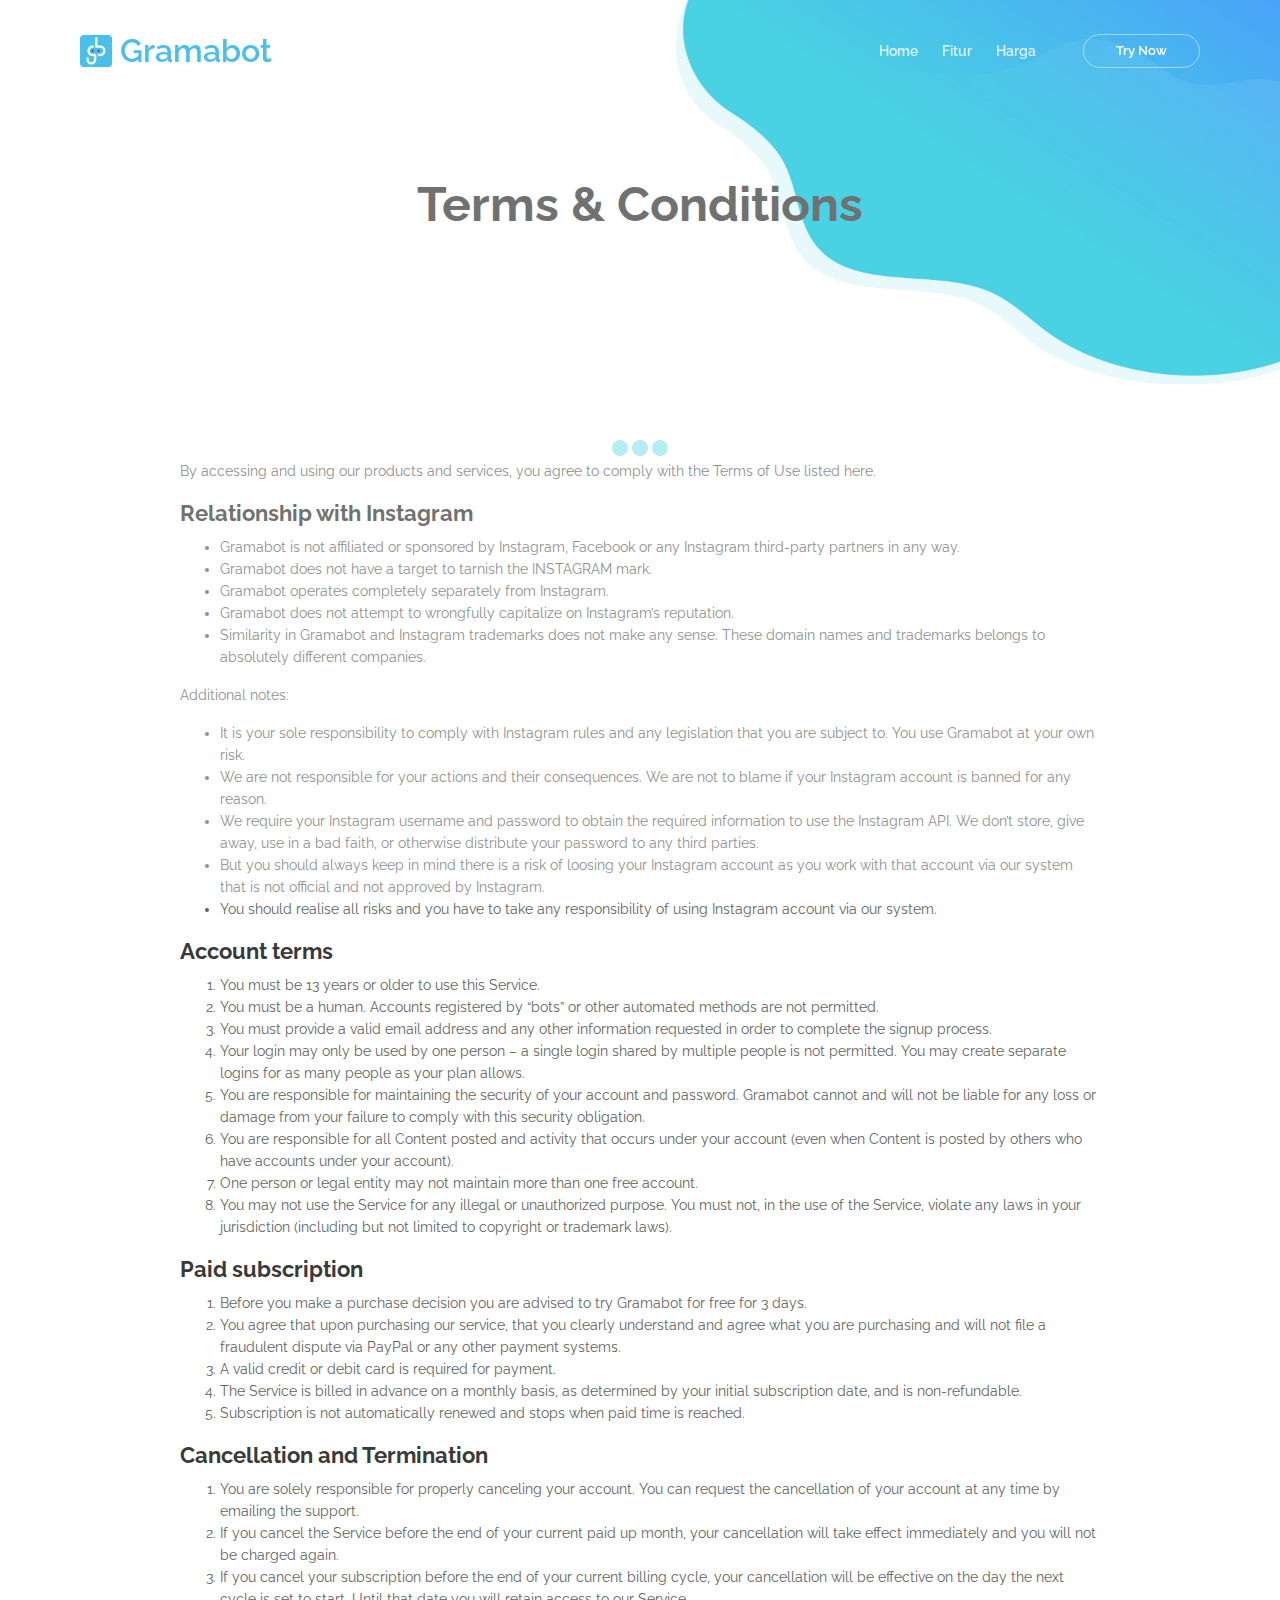
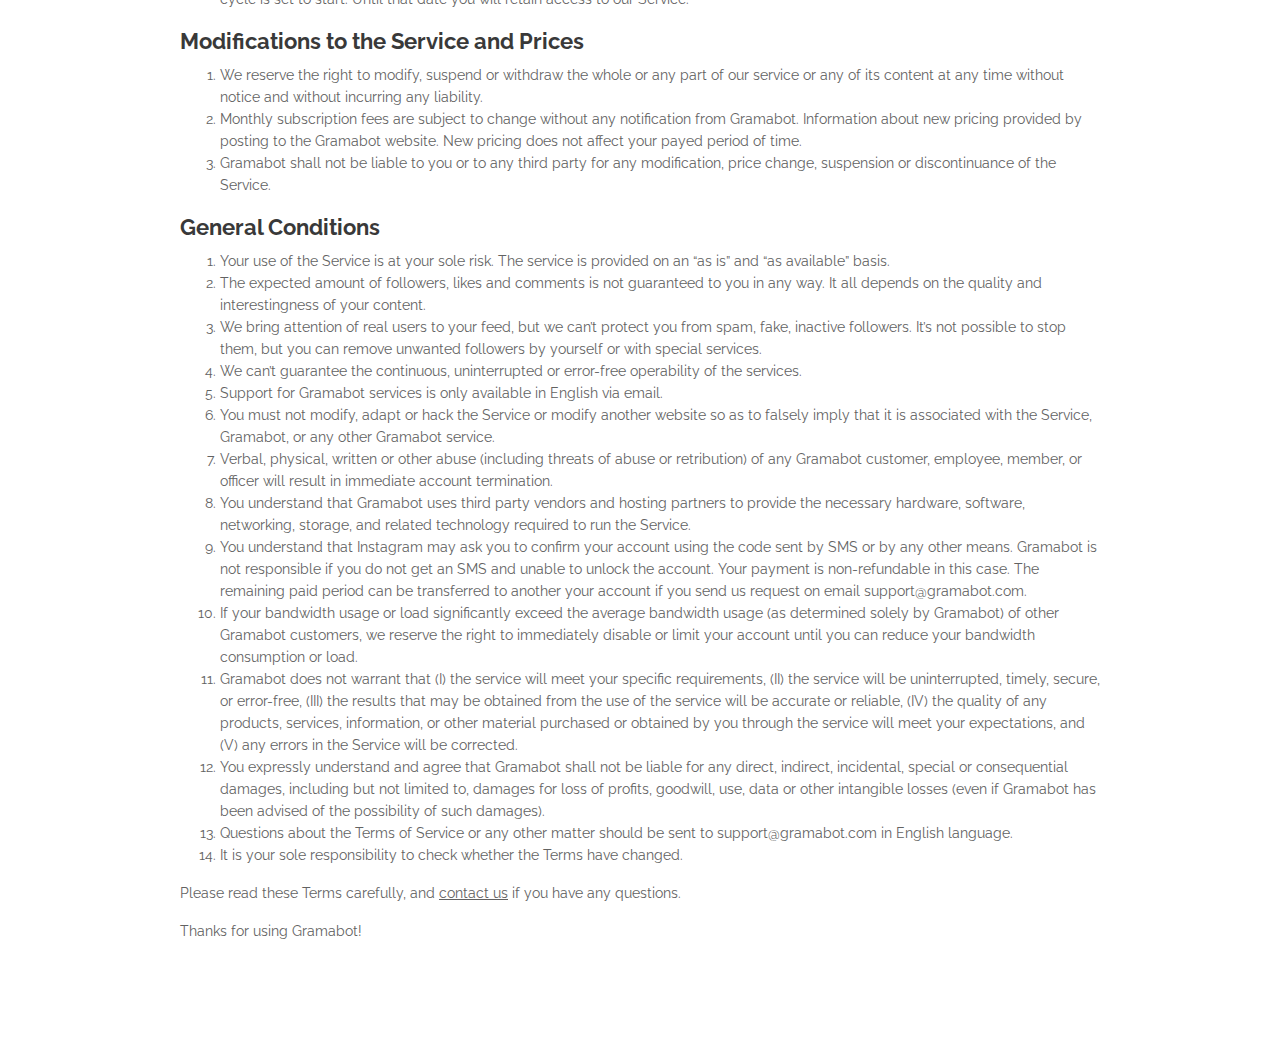
<file: terms-conditions.html>
<!DOCTYPE html>
<html lang="en">
<head><meta http-equiv="Content-Type" content="text/html; charset=UTF-8" />
    <meta charset="utf-8">
    <meta name="viewport" content="width=device-width, initial-scale=1, shrink-to-fit=no">
    <!-- SEO Meta Tags -->
    <meta name="description" content="Instagram Bot, Solusi mudah meningkatkan follower">
    <meta name="author" content="Gramabot">
    <!-- OG Meta Tags to improve the way the post looks when you share the page on LinkedIn, Facebook, Google+ -->
    <meta property="og:site_name" content="gramabot.com" /> <!-- website name -->
    <meta property="og:site" content="http://gramabot.com" /> <!-- website link -->
    <meta property="og:title" content="Gramabot"/> <!-- title shown in the actual shared post -->
    <meta property="og:description" content="Gramabot Instagram Bot" /> <!-- description shown in the actual shared post -->
    <meta property="og:image" content="" /> <!-- image link, make sure it's jpg -->
    <meta property="og:url" content="" /> <!-- where do you want your post to link to -->
    <meta property="og:type" content="article" />
    <!-- Website Title -->
    <title>Terms Conditions - Gramabot - Solusi mudah meningkatkan follower</title>
    <!-- Styles -->
    <link href="https://fonts.googleapis.com/css?family=Raleway:400,400i,600,700,700i&amp;subset=latin-ext" rel="stylesheet">
    <link href="assets/css/bootstrap.css" rel="stylesheet">
    <link href="assets/css/fontawesome-all.css" rel="stylesheet">
    <link href="assets/css/swiper.css" rel="stylesheet">
	<link href="assets/css/magnific-popup.css" rel="stylesheet">
	<link href="assets/css/styles.css" rel="stylesheet">
	<!-- Favicon  -->
    <link rel="icon" href="assets/images/favicon.png">
</head>
<body data-spy="scroll" data-target=".fixed-top">
    <!-- Preloader -->
	<div class="spinner-wrapper">
        <div class="spinner">
            <div class="bounce1"></div>
            <div class="bounce2"></div>
            <div class="bounce3"></div>
        </div>
    </div>
    <!-- end of preloader -->
    <!-- Navbar -->
    <nav class="navbar navbar-expand-lg navbar-dark navbar-custom fixed-top">
        <!-- Text Logo - Use this if you don't have a graphic logo -->
        <!-- Image Logo -->
        <a class="navbar-brand logo-text" style="display: contents"  href="index.html">
            <img src="assets/images/favicon.png" style="width: 2rem;margin-right: 0.5rem;">Gramabot</a>
        <!-- Mobile Menu Toggle Button -->
        <button class="navbar-toggler" type="button" data-toggle="collapse" data-target="#navbarsExampleDefault" aria-controls="navbarsExampleDefault" aria-expanded="false" aria-label="Toggle navigation">
            <span class="navbar-toggler-awesome fas fa-bars"></span>
            <span class="navbar-toggler-awesome fas fa-times"></span>
        </button>
        <!-- end of mobile menu toggle button -->
        <div class="collapse navbar-collapse" id="navbarsExampleDefault">
            <ul class="navbar-nav ml-auto">
                <li class="nav-item">
                    <a class="nav-link page-scroll" href="index.html#header">Home <span class="sr-only">(current)</span></a>
                </li>
                <li class="nav-item">
                    <a class="nav-link page-scroll" href="index.html#services">Fitur</a>
                </li>
                <li class="nav-item">
                    <a class="nav-link page-scroll" href="index.html#pricing">Harga</a>
                </li>
                <li class="nav-item">
                    <a class="btn-solid-lg-head page-scroll" href="index.html#request">Try Now</a>
                </li>
            </ul>

        </div>
    </nav> <!-- end of navbar -->
    <!-- end of navbar -->
    <!-- Header -->
    <header id="header" class="ex-header">
        <div class="container">
            <div class="row">
                <div class="col-lg-12">
                    <h1>Terms & Conditions</h1>
                </div> <!-- end of col -->
            </div> <!-- end of row -->
        </div> <!-- end of container -->
    </header> <!-- end of ex-header -->
    <!-- end of header -->
    <!-- Terms Content -->
    <div class="ex-basic-2">
        <div class="container">
            <div class="row">
                <div class="col-lg-10 offset-lg-1">
                    <div>
                        <p>By accessing and using our products and services, you agree to comply with the Terms of Use listed here.</p>
                        <div>
                            <div>
                                <h4>Relationship with Instagram</h4>
                                <ul>
                                    <li>Gramabot is not affiliated or sponsored by Instagram, Facebook or any Instagram third-party partners in any way.</li>
                                    <li>Gramabot does not have a target to tarnish the INSTAGRAM mark.</li>
                                    <li>Gramabot operates completely separately from Instagram.</li>
                                    <li>Gramabot does not attempt to wrongfully capitalize on Instagram&rsquo;s reputation.</li>
                                    <li>Similarity in Gramabot and Instagram trademarks does not make any sense. These domain names and trademarks belongs to absolutely different companies.</li>
                                </ul>
                                <p>Additional notes:</p>
                                <ul>
                                    <li>It is your sole responsibility to comply with Instagram rules and any legislation that you are subject to. You use Gramabot at your own risk.</li>
                                    <li>We are not responsible for your actions and their consequences. We are not to blame if your Instagram account is banned for any reason.</li>
                                    <li>We require your Instagram username and password to obtain the required information to use the Instagram API. We don&rsquo;t store, give away, use in a bad faith, or otherwise distribute your password to any third parties.</li>
                                    <li>But you should always keep in mind there is a risk of loosing your Instagram account as you work with that account via our system that is not official and not approved by Instagram.</li>
                                    <li>You should realise all risks and you have to take any responsibility of using Instagram account via our system.</li>
                                </ul>
                            </div>
                        </div>
                        <h4>Account terms</h4>
                        <ol>
                            <li>You must be 13 years or older to use this Service.</li>
                            <li>You must be a human. Accounts registered by &ldquo;bots&rdquo; or other automated methods are not permitted.</li>
                            <li>You must provide a valid email address and any other information requested in order to complete the signup process.</li>
                            <li>Your login may only be used by one person &ndash; a single login shared by multiple people is not permitted. You may create separate logins for as many people as your plan allows.</li>
                            <li>You are responsible for maintaining the security of your account and password. Gramabot cannot and will not be liable for any loss or damage from your failure to comply with this security obligation.</li>
                            <li>You are responsible for all Content posted and activity that occurs under your account (even when Content is posted by others who have accounts under your account).</li>
                            <li>One person or legal entity may not maintain more than one free account.</li>
                            <li>You may not use the Service for any illegal or unauthorized purpose. You must not, in the use of the Service, violate any laws in your jurisdiction (including but not limited to copyright or trademark laws).</li>
                        </ol>
                        <h4>Paid subscription</h4>
                        <ol>
                            <li>Before you make a purchase decision you are advised to try Gramabot for free for 3 days.</li>
                            <li>You agree that upon purchasing our service, that you clearly understand and agree what you are purchasing and will not file a fraudulent dispute via PayPal or any other payment systems.</li>
                            <li>A valid credit or debit card is required for payment.</li>
                            <li>The Service is billed in advance on a monthly basis, as determined by your initial subscription date, and is non-refundable.</li>
                            <li>Subscription is not automatically renewed and stops when paid time is reached.</li>
                        </ol>
                        <h4>Cancellation and Termination</h4>
                        <ol>
                            <li>You are solely responsible for properly canceling your account. You can request the cancellation of your account at any time by emailing the support.</li>
                            <li>If you cancel the Service before the end of your current paid up month, your cancellation will take effect immediately and you will not be charged again.</li>
                            <li>If you cancel your subscription before the end of your current billing cycle, your cancellation will be effective on the day the next cycle is set to start. Until that date you will retain access to our Service.</li>
                        </ol>
                        <h4>Modifications to the Service and Prices</h4>
                        <ol>
                            <li>We reserve the right to modify, suspend or withdraw the whole or any part of our service or any of its content at any time without notice and without incurring any liability.</li>
                            <li>Monthly subscription fees are subject to change without any notification from Gramabot. Information about new pricing provided by posting to the Gramabot website. New pricing does not affect your payed period of time.</li>
                            <li>Gramabot shall not be liable to you or to any third party for any modification, price change, suspension or discontinuance of the Service.</li>
                        </ol>
                        <h4>General Conditions</h4>
                        <ol>
                            <li>Your use of the Service is at your sole risk. The service is provided on an &ldquo;as is&rdquo; and &ldquo;as available&rdquo; basis.</li>
                            <li>The expected amount of followers, likes and comments is not guaranteed to you in any way. It all depends on the quality and interestingness of your content.</li>
                            <li>We bring attention of real users to your feed, but we can&rsquo;t protect you from spam, fake, inactive followers. It&rsquo;s not possible to stop them, but you can remove unwanted followers by yourself or with special services.</li>
                            <li>We can&rsquo;t guarantee the continuous, uninterrupted or error-free operability of the services.</li>
                            <li>Support for Gramabot services is only available in English via email.</li>
                            <li>You must not modify, adapt or hack the Service or modify another website so as to falsely imply that it is associated with the Service, Gramabot, or any other Gramabot service.</li>
                            <li>Verbal, physical, written or other abuse (including threats of abuse or retribution) of any Gramabot customer, employee, member, or officer will result in immediate account termination.</li>
                            <li>You understand that Gramabot uses third party vendors and hosting partners to provide the necessary hardware, software, networking, storage, and related technology required to run the Service.</li>
                            <li>You understand that Instagram may ask you to confirm your account using the code sent by SMS or by any other means. Gramabot is not responsible if you do not get an SMS and unable to unlock the account. Your payment is non-refundable in this case. The remaining paid period can be transferred to another your account if you send us request on email support@gramabot.com.</li>
                            <li>If your bandwidth usage or load significantly exceed the average bandwidth usage (as determined solely by Gramabot) of other Gramabot customers, we reserve the right to immediately disable or limit your account until you can reduce your bandwidth consumption or load.</li>
                            <li>Gramabot does not warrant that (I) the service will meet your specific requirements, (II) the service will be uninterrupted, timely, secure, or error-free, (III) the results that may be obtained from the use of the service will be accurate or reliable, (IV) the quality of any products, services, information, or other material purchased or obtained by you through the service will meet your expectations, and (V) any errors in the Service will be corrected.</li>
                            <li>You expressly understand and agree that Gramabot shall not be liable for any direct, indirect, incidental, special or consequential damages, including but not limited to, damages for loss of profits, goodwill, use, data or other intangible losses (even if Gramabot has been advised of the possibility of such damages).</li>
                            <li>Questions about the Terms of Service or any other matter should be sent to support@gramabot.com in English language.</li>
                            <li>It is your sole responsibility to check whether the Terms have changed.</li>
                        </ol>
                        <p>Please read these Terms carefully, and <a href="https://gramabot.com/support">contact us</a> if you have any questions.</p>
                        <p>Thanks for using Gramabot!</p>
                    </div>
                </div>
            </div> <!-- end of row -->
        </div> <!-- end of container -->
    </div> <!-- end of ex-basic -->
    <!-- end of terms content -->
    <!-- Scripts -->
    <script src="assets/js/jquery.min.js"></script> <!-- jQuery for Bootstrap's JavaScript plugins -->
    <script src="assets/js/popper.min.js"></script> <!-- Popper tooltip library for Bootstrap -->
    <script src="assets/js/bootstrap.min.js"></script> <!-- Bootstrap framework -->
    <script src="assets/js/jquery.easing.min.js"></script> <!-- jQuery Easing for smooth scrolling between anchors -->
    <script src="assets/js/swiper.min.js"></script> <!-- Swiper for image and text sliders -->
    <script src="assets/js/jquery.magnific-popup.js"></script> <!-- Magnific Popup for lightboxes -->
    <script src="assets/js/validator.min.js"></script> <!-- Validator.js - Bootstrap plugin that validates forms -->
    <script src="assets/js/scripts.js"></script> <!-- Custom scripts -->
</body>
</html>
</file>
<file: assets/css/styles.css>
/* Template: Evolo - StartUp HTML Landing Page Template
   Author: Inovatik
   Created: June 2019
   Description: Master CSS file
*/

/*****************************************
Table Of Contents:

01. General Styles
02. Preloader
03. Navigation
04. Header
05. Customers
06. Services
07. Details 1
08. Details 2
09. Details Lightboxes
10. Pricing
11. Request
12. Video
13. Testimonials
14. About
15. Contact
16. Footer
17. Copyright
18. Back To Top Button
19. Extra Pages
20. Media Queries
******************************************/

/*****************************************
Colors:
- Backgrounds - turquoise #00bfd8
- Backgrounds - blue #0079f9
- Backgrounds - light gray #f7fcfd
- Buttons, bullets, icons, links - turquoise #00bfd8
- Cards border, inputs border - light gray #c4d8dc
- Text headers, navbar links - black #393939
- Text body - black #626262
******************************************/


/******************************/
/*     01. General Styles     */
/******************************/
body,
html {
    width: 100%;
	height: 100%;
}

body, p {
	color: #626262;
	font: 400 0.875rem/1.375rem "Raleway", sans-serif;
}

.p-large {
	font: 400 1rem/1.5rem "Raleway", sans-serif;
}

.p-small {
	font: 400 0.75rem/1.25rem "Raleway", sans-serif;
}

.p-heading {
	margin-bottom: 3.875rem;
}

.li-space-lg li {
	margin-bottom: 0.25rem;
}

.indent {
	padding-left: 1.25rem;
}

h1 {
	color: #393939;
	font: 700 3rem/3.5rem "Raleway", sans-serif;
}

h2 {
	color: #393939;
	font: 700 2.25rem/2.75rem "Raleway", sans-serif;
}

h3 {
	color: #393939;
	font: 700 1.75rem/2rem "Raleway", sans-serif;
}

h4 {
	color: #393939;
	font: 700 1.375rem/1.875rem "Raleway", sans-serif;
}

h5 {
	color: #393939;
	font: 700 1.125rem/1.625rem "Raleway", sans-serif;
}

h6 {
	color: #393939;
	font: 700 1rem/1.5rem "Raleway", sans-serif;
}

a {
	color: #626262;
	text-decoration: underline;
}

a:hover {
	color: #626262;
	text-decoration: underline;
}

a.turquoise {
	color: #00bfd8;
}

a.white {
	color: #fff;
}

.testimonial-text {
	font: italic 400 1rem/1.5rem "Raleway", sans-serif;
}

.testimonial-author {
	font: 700 1rem/1.5rem "Raleway", sans-serif;
}

.turquoise {
	color: #00bfd8;
}
.basic-1 .list-unstyled .fas {
	color: #00bfd8;
	line-height: 1.375rem;
}
.basic-1 .list-unstyled .media-body {
	margin-left: 0.625rem;
}
.row.gap-y>.col, .row.gap-y>[class*="col-"] {
	padding-top: 15px;
	padding-bottom: 15px;
}
.feature-3 .feature-icon {
	font-size: 40px;
	line-height: 1;
	padding-right: 30px;
	color: #b5b9bf;
}
.feature-description {
	text-align: left;
	width: 100%;
	font: 400 1rem/1.5rem "Raleway", sans-serif;
	color: #626262;
}
.feature-3 {
	display: -webkit-box;
	display: flex;
}
.btn-solid-reg {
	display: inline-block;
	padding: 1.1875rem 2.125rem 1.1875rem 2.125rem;
	border: 0.125rem solid #00bfd8;
	border-radius: 2rem;
	background-color: #00bfd8;
	color: #fff;
	font: 700 0.90rem/0 "Raleway", sans-serif;
	text-decoration: none;
	transition: all 0.2s;
}

.btn-solid-reg:hover {
	background-color: transparent;
	color: #00bfd8;
	text-decoration: none;
}

.btn-solid-lg {
	display: inline-block;
	padding: 1.375rem 2.625rem 1.375rem 2.625rem;
	border: 0.125rem solid #00bfd8;
	border-radius: 2rem;
	background-color: #00bfd8;
	color: #fff;
	font: 700 0.75rem/0 "Raleway", sans-serif;
	text-decoration: none;
	transition: all 0.2s;
}

.btn-solid-lg:hover {
	background-color: transparent;
	color: #00bfd8;
	text-decoration: none;
}

.btn-outline-reg {
	display: inline-block;
	padding: 1.1875rem 2.125rem 1.1875rem 2.125rem;
	border: 0.125rem solid #00bfd8;
	border-radius: 2rem;
	background-color: transparent;
	color: #00bfd8;
	font: 700 0.75rem/0 "Raleway", sans-serif;
	text-decoration: none;
	transition: all 0.2s;
}

.btn-outline-reg:hover {
	background-color: #00bfd8;
	color: #fff;
	text-decoration: none;
}

.btn-outline-lg {
	display: inline-block;
	padding: 1.375rem 2.625rem 1.375rem 2.625rem;
	border: 0.125rem solid #00bfd8;
	border-radius: 2rem;
	background-color: transparent;
	color: #00bfd8;
	font: 700 0.75rem/0 "Raleway", sans-serif;
	text-decoration: none;
	transition: all 0.2s;
}

.btn-outline-lg:hover {
	background-color: #00bfd8;
	color: #fff;
	text-decoration: none;
}

.btn-outline-sm {
	display: inline-block;
	padding: 1rem 1.625rem 0.875rem 1.625rem;
	border: 0.125rem solid #00bfd8;
	border-radius: 2rem;
	background-color: transparent;
	color: #00bfd8;
	font: 700 0.625rem/0 "Raleway", sans-serif;
	text-decoration: none;
	transition: all 0.2s;
}

.btn-outline-sm:hover {
	background-color: #00bfd8;
	color: #fff;
	text-decoration: none;
}

.form-group {
	position: relative;
	margin-bottom: 1.25rem;
}

.form-group.has-error.has-danger {
	margin-bottom: 0.625rem;
}

.form-group.has-error.has-danger .help-block.with-errors ul {
	margin-top: 0.375rem;
}

.label-control {
	position: absolute;
	top: 0.87rem;
	left: 1.375rem;
	color: #626262;
	opacity: 1;
	font: 400 0.875rem/1.375rem "Raleway", sans-serif;
	cursor: text;
	transition: all 0.2s ease;
}

/* IE10+ hack to solve lower label text position compared to the rest of the browsers */
@media screen and (-ms-high-contrast: active), screen and (-ms-high-contrast: none) {
	.label-control {
		top: 0.9375rem;
	}
}

.form-control-input:focus + .label-control,
.form-control-input.notEmpty + .label-control,
.form-control-textarea:focus + .label-control,
.form-control-textarea.notEmpty + .label-control {
	top: 0.125rem;
	opacity: 1;
	font-size: 0.75rem;
	font-weight: 700;
}

.form-control-input,
.form-control-select {
	display: block; /* needed for proper display of the label in Firefox, IE, Edge */
	width: 100%;
	padding-top: 1.0625rem;
	padding-bottom: 0.0625rem;
	padding-left: 1.3125rem;
	border: 1px solid #c4d8dc;
	border-radius: 0.25rem;
	background-color: #fff;
	color: #626262;
	font: 400 0.875rem/1.875rem "Raleway", sans-serif;
	transition: all 0.2s;
	-webkit-appearance: none; /* removes inner shadow on form inputs on ios safari */
}

.form-control-select {
	padding-top: 0.5rem;
	padding-bottom: 0.5rem;
	height: 3rem;
}

/* IE10+ hack to solve lower label text position compared to the rest of the browsers */
@media screen and (-ms-high-contrast: active), screen and (-ms-high-contrast: none) {
	.form-control-input {
		padding-top: 1.25rem;
		padding-bottom: 0.75rem;
		line-height: 1.75rem;
	}

	.form-control-select {
		padding-top: 0.875rem;
		padding-bottom: 0.75rem;
		height: 3.125rem;
		line-height: 2.125rem;
	}
}

select {
    /* you should keep these first rules in place to maintain cross-browser behavior */
    -webkit-appearance: none;
	-moz-appearance: none;
	-ms-appearance: none;
    -o-appearance: none;
    appearance: none;
    background-image: url('img/down-arrow.png');
    background-position: 96% 50%;
    background-repeat: no-repeat;
    outline: none;
}

select::-ms-expand {
    display: none; /* removes the ugly default down arrow on select form field in IE11 */
}

.form-control-textarea {
	display: block; /* used to eliminate a bottom gap difference between Chrome and IE/FF */
	width: 100%;
	height: 8rem; /* used instead of html rows to normalize height between Chrome and IE/FF */
	padding-top: 1.25rem;
	padding-left: 1.3125rem;
	border: 1px solid #c4d8dc;
	border-radius: 0.25rem;
	background-color: #fff;
	color: #626262;
	font: 400 0.875rem/1.75rem "Raleway", sans-serif;
	transition: all 0.2s;
}

.form-control-input:focus,
.form-control-select:focus,
.form-control-textarea:focus {
	border: 1px solid #a1a1a1;
	outline: none; /* Removes blue border on focus */
}

.form-control-input:hover,
.form-control-select:hover,
.form-control-textarea:hover {
	border: 1px solid #a1a1a1;
}

.checkbox {
	font: 400 0.75rem/1.25rem "Raleway", sans-serif;
}

input[type='checkbox'] {
	vertical-align: -15%;
	margin-right: 0.375rem;
}

/* IE10+ hack to raise checkbox field position compared to the rest of the browsers */
@media screen and (-ms-high-contrast: active), screen and (-ms-high-contrast: none) {
	input[type='checkbox'] {
		vertical-align: -9%;
	}
}

.form-control-submit-button-loading {
    display: inline-block;
    width: 100%;
    height: 3.125rem;
    border: 0px;
    border-radius: 1.5rem;
    color: #fff;
    font: 700 0.75rem/1.75rem "Raleway", sans-serif;
    cursor: auto !important;
    transition: all 0.2s;
    pointer-events: none;
}

.form-control-submit-button {
	display: inline-block;
	width: 100%;
	height: 3.125rem;
	border: 1px solid #00bfd8;
	border-radius: 1.5rem;
	background-color: #00bfd8;
	color: #fff;
	font: 700 0.75rem/1.75rem "Raleway", sans-serif;
	cursor: pointer;
	transition: all 0.2s;
}

.form-control-submit-button:hover {
	background-color: transparent;
	color: #00bfd8;
}

/* Form Success And Error Message Formatting */
#rmsgSubmit.h3.text-center.tada.animated,
#cmsgSubmit.h3.text-center.tada.animated,
#pmsgSubmit.h3.text-center.tada.animated,
#rmsgSubmit.h3.text-center,
#cmsgSubmit.h3.text-center,
#pmsgSubmit.h3.text-center {
	display: block;
	margin-bottom: 0;
	color: #626262;
	font: 400 1.125rem/1rem "Raleway", sans-serif;
}

.help-block.with-errors .list-unstyled {
	color: #626262;
	font-size: 0.75rem;
	line-height: 1.125rem;
	text-align: left;
}

.help-block.with-errors ul {
	margin-bottom: 0;
}
/* end of form success and error message formatting */

/* Form Success And Error Message Animation - Animate.css */
@-webkit-keyframes tada {
	from {
		-webkit-transform: scale3d(1, 1, 1);
		-ms-transform: scale3d(1, 1, 1);
		transform: scale3d(1, 1, 1);
	}
	10%, 20% {
		-webkit-transform: scale3d(.9, .9, .9) rotate3d(0, 0, 1, -3deg);
		-ms-transform: scale3d(.9, .9, .9) rotate3d(0, 0, 1, -3deg);
		transform: scale3d(.9, .9, .9) rotate3d(0, 0, 1, -3deg);
	}
	30%, 50%, 70%, 90% {
		-webkit-transform: scale3d(1.1, 1.1, 1.1) rotate3d(0, 0, 1, 3deg);
		-ms-transform: scale3d(1.1, 1.1, 1.1) rotate3d(0, 0, 1, 3deg);
		transform: scale3d(1.1, 1.1, 1.1) rotate3d(0, 0, 1, 3deg);
	}
	40%, 60%, 80% {
		-webkit-transform: scale3d(1.1, 1.1, 1.1) rotate3d(0, 0, 1, -3deg);
		-ms-transform: scale3d(1.1, 1.1, 1.1) rotate3d(0, 0, 1, -3deg);
		transform: scale3d(1.1, 1.1, 1.1) rotate3d(0, 0, 1, -3deg);
	}
	to {
		-webkit-transform: scale3d(1, 1, 1);
		-ms-transform: scale3d(1, 1, 1);
		transform: scale3d(1, 1, 1);
	}
}

@keyframes tada {
	from {
		-webkit-transform: scale3d(1, 1, 1);
		-ms-transform: scale3d(1, 1, 1);
		transform: scale3d(1, 1, 1);
	}
	10%, 20% {
		-webkit-transform: scale3d(.9, .9, .9) rotate3d(0, 0, 1, -3deg);
		-ms-transform: scale3d(.9, .9, .9) rotate3d(0, 0, 1, -3deg);
		transform: scale3d(.9, .9, .9) rotate3d(0, 0, 1, -3deg);
	}
	30%, 50%, 70%, 90% {
		-webkit-transform: scale3d(1.1, 1.1, 1.1) rotate3d(0, 0, 1, 3deg);
		-ms-transform: scale3d(1.1, 1.1, 1.1) rotate3d(0, 0, 1, 3deg);
		transform: scale3d(1.1, 1.1, 1.1) rotate3d(0, 0, 1, 3deg);
	}
	40%, 60%, 80% {
		-webkit-transform: scale3d(1.1, 1.1, 1.1) rotate3d(0, 0, 1, -3deg);
		-ms-transform: scale3d(1.1, 1.1, 1.1) rotate3d(0, 0, 1, -3deg);
		transform: scale3d(1.1, 1.1, 1.1) rotate3d(0, 0, 1, -3deg);
	}
	to {
		-webkit-transform: scale3d(1, 1, 1);
		-ms-transform: scale3d(1, 1, 1);
		transform: scale3d(1, 1, 1);
	}
}

.tada {
	-webkit-animation-name: tada;
	animation-name: tada;
}

.animated {
	-webkit-animation-duration: 1s;
	animation-duration: 1s;
	-webkit-animation-fill-mode: both;
	animation-fill-mode: both;
}
/* end of form success and error message animation - Animate.css */

/* Fade-move Animation For Lightbox - Magnific Popup */
/* at start */
.my-mfp-slide-bottom .zoom-anim-dialog {
	opacity: 0;
	transition: all 0.2s ease-out;
	-webkit-transform: translateY(-1.25rem) perspective(37.5rem) rotateX(10deg);
	-ms-transform: translateY(-1.25rem) perspective(37.5rem) rotateX(10deg);
	transform: translateY(-1.25rem) perspective(37.5rem) rotateX(10deg);
}

/* animate in */
.my-mfp-slide-bottom.mfp-ready .zoom-anim-dialog {
	opacity: 1;
	-webkit-transform: translateY(0) perspective(37.5rem) rotateX(0);
	-ms-transform: translateY(0) perspective(37.5rem) rotateX(0);
	transform: translateY(0) perspective(37.5rem) rotateX(0);
}

/* animate out */
.my-mfp-slide-bottom.mfp-removing .zoom-anim-dialog {
	opacity: 0;
	-webkit-transform: translateY(-0.625rem) perspective(37.5rem) rotateX(10deg);
	-ms-transform: translateY(-0.625rem) perspective(37.5rem) rotateX(10deg);
	transform: translateY(-0.625rem) perspective(37.5rem) rotateX(10deg);
}

/* dark overlay, start state */
.my-mfp-slide-bottom.mfp-bg {
	opacity: 0;
	transition: opacity 0.2s ease-out;
}

/* animate in */
.my-mfp-slide-bottom.mfp-ready.mfp-bg {
	opacity: 0.8;
}
/* animate out */
.my-mfp-slide-bottom.mfp-removing.mfp-bg {
	opacity: 0;
}
/* end of fade-move animation for lightbox - magnific popup */

/* Fade Animation For Image Slider - Magnific Popup */
@-webkit-keyframes fadeIn {
	from {
		opacity: 0;
	}
	to {
		opacity: 1;
	}
}

@keyframes fadeIn {
	from {
		opacity: 0;
	}
	to {
		opacity: 1;
	}
}

.fadeIn {
	-webkit-animation: fadeIn 0.6s;
	animation: fadeIn 0.6s;
}

@-webkit-keyframes fadeOut {
	from {
		opacity: 1;
	}
	to {
		opacity: 0;
	}
}

@keyframes fadeOut {
	from {
		opacity: 1;
	}
	to {
		opacity: 0;
	}
}

.fadeOut {
	-webkit-animation: fadeOut 0.8s;
	animation: fadeOut 0.8s;
}
/* end of fade animation for image slider - magnific popup */


/*************************/
/*     02. Preloader     */
/*************************/
.spinner-wrapper {
	position: fixed;
	z-index: 999999;
	top: 0;
	right: 0;
	bottom: 0;
	left: 0;
	background: #fff;
}

.spinner {
	position: absolute;
	top: 50%; /* centers the loading animation vertically one the screen */
	left: 50%; /* centers the loading animation horizontally one the screen */
	width: 3.75rem;
	height: 1.25rem;
	margin: -0.625rem 0 0 -1.875rem; /* is width and height divided by two */
	text-align: center;
}

.spinner > div {
	display: inline-block;
	width: 1rem;
	height: 1rem;
	border-radius: 100%;
	background-color: #00bfd8;
	-webkit-animation: sk-bouncedelay 1.4s infinite ease-in-out both;
	animation: sk-bouncedelay 1.4s infinite ease-in-out both;
}

.spinner .bounce1 {
	-webkit-animation-delay: -0.32s;
	animation-delay: -0.32s;
}

.spinner .bounce2 {
	-webkit-animation-delay: -0.16s;
	animation-delay: -0.16s;
}

@-webkit-keyframes sk-bouncedelay {
	0%, 80%, 100% { -webkit-transform: scale(0); }
	40% { -webkit-transform: scale(1.0); }
}

@keyframes sk-bouncedelay {
	0%, 80%, 100% {
		-webkit-transform: scale(0);
		-ms-transform: scale(0);
		transform: scale(0);
	} 40% {
		-webkit-transform: scale(1.0);
		-ms-transform: scale(1.0);
		transform: scale(1.0);
	}
}


/**************************/
/*     03. Navigation     */
/**************************/
.navbar-custom {
	background-color: #fff;
	box-shadow: 0 0.0625rem 0.375rem 0 rgba(0, 0, 0, 0.1);
	font: 600 0.875rem/0.875rem "Raleway", sans-serif;
	transition: all 0.2s;
}

.navbar-custom .navbar-brand.logo-image img {
    width: 12.4375rem;
	height: 2rem;
}

.navbar-custom .navbar-brand.logo-text {
	font: 600 2rem/1.5rem "Raleway", sans-serif;
	color: #00a6e3;
	text-decoration: none;
}

.navbar-custom .navbar-nav {
	margin-top: 0.75rem;
	margin-bottom: 0.5rem;
	display: flex;
	align-items: center;
}

.navbar-custom.top-nav-collapse .nav-item .btn-solid-lg-head {
	display: inline-block;
	border-radius: 2rem;
	font: 700 0.75rem/0 "Raleway", sans-serif;
	text-decoration: none;
	transition: all 0.2s;
	font-size: 0.83rem;
	padding: 1rem 2rem 1rem 2rem;
	margin-left: 35px;
	font-weight: 600;
	border: 1px solid #00bfd8;
	background-color: transparent;
 	color: #00bfd8;
}

.navbar-custom.top-nav-collapse .nav-item .btn-solid-lg-head:hover {
	/*background-color: transparent;*/
	border: 1px solid #00bfd8;
	background-color: #00bfd8;
	text-decoration: none;
	color: #fff;
}

.navbar-custom .nav-item .nav-link {
	padding: 0.625rem 0.75rem 0.625rem 0.75rem;
	color: #393939;
	text-decoration: none;
	transition: all 0.2s ease;
}

.navbar-custom .nav-item .nav-link:hover,
.navbar-custom .nav-item .nav-link.active {
color: #00bfd8;
}

/* Dropdown Menu */
.navbar-custom .dropdown:hover > .dropdown-menu {
	display: block; /* this makes the dropdown menu stay open while hovering it */
	min-width: auto;
	animation: fadeDropdown 0.2s; /* required for the fade animation */
}

@keyframes fadeDropdown {
    0% {
        opacity: 0;
    }

    100% {
        opacity: 1;
    }
}

.navbar-custom .dropdown-toggle:focus { /* removes dropdown outline on focus */
	outline: 0;
}

.navbar-custom .dropdown-menu {
	margin-top: 0;
	border: none;
	border-radius: 0.25rem;
	background-color: #fff;
}

.navbar-custom .dropdown-item {
	color: #393939;
	text-decoration: none;
}

.navbar-custom .dropdown-item:hover {
	background-color: #fff;
}

.navbar-custom .dropdown-item .item-text {
	font: 600 0.875rem/0.875rem "Raleway", sans-serif;
}

.navbar-custom .dropdown-item:hover .item-text {
	color: #00bfd8;
}

.navbar-custom .dropdown-items-divide-hr {
	width: 100%;
	height: 1px;
	margin: 0.75rem auto 0.725rem auto;
	border: none;
	background-color: #c4d8dc;
	opacity: 0.2;
}
/* end of dropdown menu */

.navbar-custom .social-icons {
	display: none;
}

.navbar-custom .navbar-toggler {
	border: none;
	color: #393939;
	font-size: 2rem;
}

.navbar-custom button[aria-expanded='false'] .navbar-toggler-awesome.fas.fa-times{
	display: none;
}

.navbar-custom button[aria-expanded='false'] .navbar-toggler-awesome.fas.fa-bars{
	display: inline-block;
}

.navbar-custom button[aria-expanded='true'] .navbar-toggler-awesome.fas.fa-bars{
	display: none;
}

.navbar-custom button[aria-expanded='true'] .navbar-toggler-awesome.fas.fa-times{
	display: inline-block;
	margin-right: 0.125rem;
}


/*********************/
/*    04. Header     */
/*********************/
.header {
	background-color: #fff;
}

.header .header-content {
	padding-top: 8rem;
	padding-bottom: 4rem;
	text-align: center;
}

.header .text-container {
	margin-bottom: 4rem;
}

.header h1 {
	margin-bottom: 1.125rem;
	font-size: 2.5rem;
	line-height: 3.125rem;
}

.header .p-large {
	margin-bottom: 1.875rem;
}


/*************************/
/*     05. Customers     */
/*************************/
.slider-1 {
	padding-top: 2.25rem;
	padding-bottom: 2.125rem;
	text-align: center;
}

.slider-1 h5 {
	margin-bottom: 0.75rem;
}

.slider-1 .slider-container {
	padding-top: 2.75rem;
	padding-bottom: 2.75rem;
	border-radius: 0.5rem;
	background-color: #f7fcfd;
}


/************************/
/*     06. Services     */
/************************/
.cards-1 {
	padding-top: 4rem;
	padding-bottom: 1.625rem;
	text-align: center;
}

.cards-1 h2 {
	margin-bottom: 1rem;
}

.cards-1 .card {
	max-width: 21rem;
	margin-right: auto;
	margin-bottom: 4.5rem;
	margin-left: auto;
	padding: 3.25rem 2rem 2rem 2rem;
	border: 1px solid #c4d8dc;
	border-radius: 0.5rem;
	background: transparent;
}

.cards-1 .card-image {
	width: 6rem;
	height: 6rem;
	margin-right: auto;
	margin-bottom: 2rem;
	margin-left: auto;
}

.cards-1 .card-title {
	margin-bottom: 0.875rem;
}

.cards-1 .card-body {
	padding: 0;
}


/*************************/
/*     07. Details 1     */
/*************************/
.basic-1 {
	padding-top: 1.625rem;
	padding-bottom: 3.75rem;
}

.basic-1 .text-container {
	margin-bottom: 4rem;
}

.basic-1 h2 {
	margin-bottom: 1.375rem;
}

.basic-1 .btn-solid-reg {
	margin-top: 0.625rem;
}


/*************************/
/*     08. Details 2     */
/*************************/
.basic-2 {
	padding-top: 3.75rem;
	padding-bottom: 4rem;
}

.basic-2 .image-container {
	margin-bottom: 4rem;
}

.basic-2 h2 {
	margin-bottom: 1.375rem;
}

.basic-2 .list-unstyled .fas {
	color: #00bfd8;
	line-height: 1.375rem;
}

.basic-2 .list-unstyled .media-body {
	margin-left: 0.625rem;
}

.basic-2 .btn-solid-reg {
	margin-top: 0.625rem;
}


/**********************************/
/*     09. Details Lightboxes     */
/**********************************/
.lightbox-basic {
	margin: 2.5rem auto;
	padding: 2rem 1.5rem 2rem 1.5rem;
	border-radius: 0.25rem;
	background: #fff;
	text-align: left;
}

.lightbox-basic .container {
	padding-right: 0;
	padding-left: 0;
}

.lightbox-basic .image-container {
	max-width: 33.75rem;
	margin-right: auto;
	margin-bottom: 3rem;
	margin-left: auto;
}

.lightbox-basic h3 {
	margin-bottom: 0.5rem;
}

.lightbox-basic hr {
	width: 2.5rem;
	height: 0.125rem;
	margin-top: 0;
	margin-bottom: 1.25rem;
	margin-left: 0;
	border: 0;
	background-color: #00bfd8;
	text-align: left;
}

.lightbox-basic h4 {
	margin-bottom: 1rem;
}

.lightbox-basic .list-unstyled .fas {
	color: #00bfd8;
	line-height: 1.375rem;
}

.lightbox-basic .list-unstyled .media-body {
	margin-left: 0.625rem;
}

.lightbox-basic .btn-outline-reg,
.lightbox-basic .btn-solid-reg {
	margin-top: 0.75rem;
}

/* Signup Button */
.lightbox-basic .btn-solid-reg.mfp-close {
	position: relative;
	width: auto;
	height: auto;
	color: #fff;
	opacity: 1;
}

.lightbox-basic .btn-solid-reg.mfp-close:hover {
	color: #00bfd8;
}
/* end of signup Button */

/* Back Button */
.lightbox-basic a.mfp-close.as-button {
	position: relative;
	width: auto;
	height: auto;
	margin-left: 0.375rem;
	color: #00bfd8;
	opacity: 1;
}

.lightbox-basic a.mfp-close.as-button:hover {
	color: #fff;
}
/* end of back button */

.lightbox-basic button.mfp-close.x-button {
	position: absolute;
	top: -0.125rem;
	right: -0.125rem;
	width: 2.75rem;
	height: 2.75rem;
	color: #707984;
}


/***********************/
/*     10. Pricing     */
/***********************/
.cards-2 {
	padding-top: 3rem;
	padding-bottom: 2.75rem;
	text-align: center;
}

.cards-2 h2 {
	margin-bottom: 1rem;
}

.cards-2 .card {
	display: block;
	max-width: 19.5rem;
	margin-right: auto;
	margin-bottom: 6rem;
	margin-left: auto;
	border: 1px solid #c4d8dc;
	border-radius: 0.5rem;
	vertical-align: top;
}

.cards-2 .card .card-body {
	padding: 2.5rem 2.75rem 1.875rem 2.5rem;
}

.cards-2 .card .card-title {
	margin-bottom: 0.625rem;
	color: #393939;
	font-weight: 700;
	font-size: 1.75rem;
	line-height: 2.25rem;
	text-align: center;
}

.cards-2 .card .card-subtitle {
	margin-bottom: 1.75rem;
}

.cards-2 .card .cell-divide-hr {
	height: 1px;
	margin-top: 0;
	margin-bottom: 0;
	border: none;
	background-color: #c4d8dc;
}

.cards-2 .card .price {
	padding-top: 0.875rem;
	padding-bottom: 1.5rem;
}

.cards-2 .card .value {
	color: #00bfd8;
	font-weight: 700;
	font-size: 3.1rem;
	line-height: 4rem;
	text-align: center;
}

.cards-2 .card .currency {
	margin-right: 0.375rem;
	color: #00bfd8;
	font-size: 1.5rem;
	vertical-align: 56%;
}

.cards-2 .card .frequency {
	margin-top: 0.25rem;
	font-size: 0.875rem;
	text-align: center;
	text-decoration: line-through;
	font-weight: bold;
}

.cards-2 .card .list-unstyled {
	margin-top: 1.875rem;
	margin-bottom: 1.625rem;
	text-align: left;
}

.cards-2 .card .list-unstyled.li-space-lg li {
	margin-bottom: 0.5rem;
}

.cards-2 .card .list-unstyled .fas {
	color: #00bfd8;
	line-height: 1.375rem;
}

.cards-2 .card .list-unstyled .fas.fa-times {
	margin-left: 0.1875rem;
	margin-right: 0.125rem;
	color: #777b7e;
}

.cards-2 .card .list-unstyled .media-body {
	margin-left: 0.625rem;
}

.cards-2 .card .button-wrapper {
	position: absolute;
	right: 0;
	bottom: -1.25rem;
	left: 0;
	text-align: center;
}

.cards-2 .card .btn-solid-reg:hover {
	background-color: #fff;
}

/* Best Value Label */
.cards-2 .card .label {
    position: absolute;
    top: 0;
    right: 0;
    width: 10.625rem;
    height: 10.625rem;
    overflow: hidden;
}

.cards-2 .card .label .best-value {
    position: relative;
	width: 13.75rem;
	padding: 0.3125rem 0 0.3125rem 4.125rem;
    background-color: #00bfd8;
	color: #fff;
    -webkit-transform: rotate(45deg) translate3d(0, 0, 0);
    -ms-transform: rotate(45deg) translate3d(0, 0, 0);
    transform: rotate(45deg) translate3d(0, 0, 0);
	font-weight: bold;
}
/* end of best value label */


/***********************/
/*     11. Request     */
/***********************/
.form-1 {
	padding-top: 6.875rem;
	padding-bottom: 6.25rem;
	background-color: #f9fafc;
}

.form-1 h2 {
	margin-bottom: 1.25rem;
}

.form-1 .list-unstyled {
	margin-top: 1.375rem;
}

.form-1 .list-unstyled .fas {
	color: #00bfd8;
	line-height: 1.375rem;
}

.form-1 .list-unstyled .media-body {
	margin-left: 0.625rem;
}

.form-1 .text-container {
	margin-bottom: 3.5rem;
}


/*********************/
/*     12. Video     */
/*********************/
.basic-3 {
	padding-top: 6.875rem;
	padding-bottom: 6.125rem;
}

.basic-3 h2 {
	margin-bottom: 3rem;
	text-align: center;
}

.basic-3 .image-container {
	margin-bottom: 2.25rem;
}

.basic-3 .image-container img {
	border-radius: 0.5rem;
}

.basic-3 .video-wrapper {
	position: relative;
}

/* Video Play Button */
.basic-3 .video-play-button {
	position: absolute;
	z-index: 10;
	top: 50%;
	left: 50%;
	display: block;
	box-sizing: content-box;
	width: 2rem;
	height: 2.75rem;
	padding: 1.125rem 1.25rem 1.125rem 1.75rem;
	border-radius: 50%;
	-webkit-transform: translateX(-50%) translateY(-50%);
	-ms-transform: translateX(-50%) translateY(-50%);
	transform: translateX(-50%) translateY(-50%);
}

.basic-3 .video-play-button:before {
	content: "";
	position: absolute;
	z-index: 0;
	top: 50%;
	left: 50%;
	display: block;
	width: 4.75rem;
	height: 4.75rem;
	border-radius: 50%;
	background: #00bfd8;
	animation: pulse-border 1500ms ease-out infinite;
	-webkit-transform: translateX(-50%) translateY(-50%);
	-ms-transform: translateX(-50%) translateY(-50%);
	transform: translateX(-50%) translateY(-50%);
}

.basic-3 .video-play-button:after {
	content: "";
	position: absolute;
	z-index: 1;
	top: 50%;
	left: 50%;
	display: block;
	width: 4.375rem;
	height: 4.375rem;
	border-radius: 50%;
	background: #00bfd8;
	transition: all 200ms;
	-webkit-transform: translateX(-50%) translateY(-50%);
	-ms-transform: translateX(-50%) translateY(-50%);
	transform: translateX(-50%) translateY(-50%);
}

.basic-3 .video-play-button span {
	position: relative;
	display: block;
	z-index: 3;
	top: 0.375rem;
	left: 0.25rem;
	width: 0;
	height: 0;
	border-left: 1.625rem solid #fff;
	border-top: 1rem solid transparent;
	border-bottom: 1rem solid transparent;
}

@keyframes pulse-border {
	0% {
		transform: translateX(-50%) translateY(-50%) translateZ(0) scale(1);
		opacity: 1;
	}
	100% {
		transform: translateX(-50%) translateY(-50%) translateZ(0) scale(1.5);
		opacity: 0;
	}
}
/* end of video play button */

.basic-3 p {
	text-align: center;
}


/****************************/
/*     13. Testimonials     */
/****************************/
.slider-2 {
	padding-top: 7.5rem;
	padding-bottom: 7rem;
	background: url('img/testimonials-background.jpg') center center no-repeat;
	background-size: cover;
}

.slider-2 .image-container {
	margin-bottom: 4rem;
}

.slider-2 h2 {
	margin-bottom: 2.5rem;
	text-align: center;
}

.slider-2 .slider-container {
	position: relative;
}

.slider-2 .swiper-container {
	position: static;
	width: 90%;
	text-align: center;
}

.slider-2 .swiper-button-prev:focus,
.slider-2 .swiper-button-next:focus {
	/* even if you can't see it chrome you can see it on mobile device */
	outline: none;
}

.slider-2 .swiper-button-prev {
	left: -0.5rem;
	background-image: url("data:image/svg+xml;charset=utf-8,%3Csvg%20xmlns%3D'http%3A%2F%2Fwww.w3.org%2F2000%2Fsvg'%20viewBox%3D'0%200%2028%2044'%3E%3Cpath%20d%3D'M0%2C22L22%2C0l2.1%2C2.1L4.2%2C22l19.9%2C19.9L22%2C44L0%2C22L0%2C22L0%2C22z'%20fill%3D'%23626262'%2F%3E%3C%2Fsvg%3E");
	background-size: 1.125rem 1.75rem;
}

.slider-2 .swiper-button-next {
	right: -0.5rem;
	background-image: url("data:image/svg+xml;charset=utf-8,%3Csvg%20xmlns%3D'http%3A%2F%2Fwww.w3.org%2F2000%2Fsvg'%20viewBox%3D'0%200%2028%2044'%3E%3Cpath%20d%3D'M27%2C22L27%2C22L5%2C44l-2.1-2.1L22.8%2C22L2.9%2C2.1L5%2C0L27%2C22L27%2C22z'%20fill%3D'%23626262'%2F%3E%3C%2Fsvg%3E");
	background-size: 1.125rem 1.75rem;
}

.slider-2 .card {
	position: relative;
	border: none;
	background-color: transparent;
}

.slider-2 .card-image {
	width: 7rem;
	height: 7rem;
	margin-right: auto;
	margin-bottom: 0.25rem;
	margin-left: auto;
	border-radius: 50%;
}

.slider-2 .card-body {
	padding-bottom: 0;
}

.slider-2 .testimonial-author {
	margin-bottom: 0;
}


/*********************/
/*     14. About     */
/*********************/
.basic-4 {
	padding-top: 7rem;
	padding-bottom: 4rem;
	text-align: center;
}

.basic-4 h2 {
	margin-bottom: 1rem;
	text-align: center;
}

.basic-4 .team-member {
	max-width: 12.5rem;
	margin-right: auto;
	margin-bottom: 3.5rem;
	margin-left: auto;
}

/* Hover Animation */
.basic-4 .image-wrapper {
	overflow: hidden;
	margin-bottom: 1.5rem;
	border-radius: 50%;
}

.basic-4 .image-wrapper img {
	margin: 0;
	transition: all 0.3s;
}

.basic-4 .image-wrapper:hover img {
	-moz-transform: scale(1.15);
	-webkit-transform: scale(1.15);
	transform: scale(1.15);
}
/* end of hover animation */

.basic-4 .team-member .p-large {
	margin-bottom: 0.25rem;
	font-size: 1.125rem;
}

.basic-4 .team-member .job-title {
	margin-bottom: 0.375rem;
}

.basic-4 .fa-stack {
	margin-top: 0.375rem;
	margin-right: 0.125rem;
	margin-left: 0.125rem;
	font-size: 0.875rem;
}

.basic-4 .fa-stack-2x {
	color: #00bfd8;
	transition: all 0.2s ease;
}

.basic-4 .fa-stack-1x {
	color: #fff;
	transition: all 0.2s ease;
}

.basic-4 .fa-stack:hover .fa-stack-2x {
	color: #00a7bd;
}

.basic-4 .fa-stack:hover .fa-stack-1x {
	color: #fff;
}


/***********************/
/*     15. Contact     */
/***********************/
.form-2 {
	padding-top: 7rem;
	padding-bottom: 6.25rem;
	background: url('img/contact-background.jpg') center center no-repeat;
	background-size: cover;
}

.form-2 h2 {
	margin-bottom: 1rem;
	text-align: center;
}

.form-2 .list-unstyled {
	margin-bottom: 3.75rem;
	font-size: 1rem;
	line-height: 1.5rem;
	/*text-align: center;*/
}

.form-2 .list-unstyled .fas,
.form-2 .list-unstyled .fab {
	margin-right: 0.5rem;
	font-size: 0.875rem;
	color: #00bfd8;
	margin-top: 0.3rem;
}

.form-2 .list-unstyled .fa-phone {
	vertical-align: 3%;
}

.form-2 .map-responsive {
	position: relative;
	overflow: hidden;
	height: 0;
	margin-bottom: 4rem;
	padding-bottom: 70%;
	border-radius: 0.25rem;
}

.form-2 .map-responsive iframe {
	position: absolute;
	top: 0;
	left: 0;
	width: 100%;
	height: 100%;
	border: none;
}


/**********************/
/*     16. Footer     */
/**********************/
.footer {
	padding-top: 4.625rem;
	padding-bottom: 0.5rem;
}

.footer .footer-col {
	margin-bottom: 2.25rem;
}

.footer h4 {
	margin-bottom: 1rem;
}

.footer .list-unstyled .fas {
	color: #00bfd8;
	font-size: 0.5rem;
	line-height: 1.375rem;
}

.footer .list-unstyled .media-body {
	margin-left: 0.625rem;
}

.footer .fa-stack {
	margin-bottom: 0.75rem;
	margin-right: 0.5rem;
	font-size: 1.5rem;
}

.footer .fa-stack .fa-stack-1x {
    color: #fff;
	transition: all 0.2s ease;
}

.footer .fa-stack .fa-stack-2x {
	color: #00bfd8;
	transition: all 0.2s ease;
}

.footer .fa-stack:hover .fa-stack-1x {
	color: #fff;
}

.footer .fa-stack:hover .fa-stack-2x {
    color: #00a7bd;
}


/*************************/
/*     17. Copyright     */
/*************************/
.copyright {
	padding-top: 1rem;
	padding-bottom: 0.375rem;
	text-align: center;
}

.copyright .p-small {
	padding-top: 1.375rem;
	border-top: 1px solid #c4d8dc;
	opacity: 0.7;
}


/**********************************/
/*     18. Back To Top Button     */
/**********************************/
a.back-to-top {
	position: fixed;
	z-index: 999;
	right: 0.75rem;
	bottom: 0.75rem;
	display: none;
	width: 2.625rem;
	height: 2.625rem;
	border-radius: 1.875rem;
	background: #00bfd8 url("img/up-arrow.png") no-repeat center 47%;
	background-size: 1.125rem 1.125rem;
	text-indent: -9999px;
}

a:hover.back-to-top {
	background-color: #00a7bd;
}


/***************************/
/*     19. Extra Pages     */
/***************************/
.ex-header {
	padding-top: 8rem;
	padding-bottom: 5rem;
	text-align: center;
}

.ex-basic-1 {
	padding-top: 2rem;
	padding-bottom: 0.875rem;
	background-color: #f7fcfd;
}

.ex-basic-1 .breadcrumbs {
	margin-bottom: 1.125rem;
}

.ex-basic-1 .breadcrumbs .fa {
	margin-right: 0.5rem;
	margin-left: 0.625rem;
}

.ex-basic-2 {
	padding-top: 4.75rem;
	padding-bottom: 4rem;
}

.ex-basic-2 h3 {
	margin-bottom: 1rem;
}

.ex-basic-2 .text-container {
	margin-bottom: 3.625rem;
}

.ex-basic-2 .text-container.last {
	margin-bottom: 0;
}

.ex-basic-2 .list-unstyled .fas {
	color: #00bfd8;
	font-size: 0.5rem;
	line-height: 1.375rem;
}

.ex-basic-2 .list-unstyled .media-body {
	margin-left: 0.625rem;
}

.ex-basic-2 .btn-outline-reg {
	margin-top: 1.75rem;
}

.ex-basic-2 .image-container-large {
	margin-bottom: 4rem;
}

.ex-basic-2 .image-container-large img {
	border-radius: 0.25rem;
}

.ex-basic-2 .image-container-small img {
	border-radius: 0.25rem;
}

.ex-basic-2 .text-container.dark-bg {
	padding: 1.625rem 1.5rem 0.75rem 2rem;
	background-color: #f9fafc;
}


/*****************************/
/*     20. Media Queries     */
/*****************************/
/* Min-width width 768px */
@media (min-width: 768px) {

	/* General Styles */
	.p-heading {
		width: 85%;
		margin-right: auto;
		margin-left: auto;
	}
	/* end of general styles */


	/* Header */
	.header .header-content {
		padding-top: 10.5rem;
	}

	.header h1 {
		font-size: 3rem;
		line-height: 3.5rem;
	}
	/* end of header */


	/* Customers */
	.slider-1 {
		padding-top: 3rem;
		padding-bottom: 2.875rem;
	}

	.slider-1 .slider-container {
		padding-right: 3.5rem;
		padding-left: 3.5rem;
	}
	/* end of customers */


	/* Video */
	.basic-3 p {
		width: 85%;
		margin-right: auto;
		margin-left: auto;
	}
	/* end of video */


	/* Testimonials */
	.slider-2 .slider-container {
		width: 70%;
		margin-right: auto;
		margin-left: auto;
	}

	.slider-2 .swiper-container {
		width: 85%;
	}

	.slider-2 .swiper-button-prev {
		left: 1rem;
		width: 1.375rem;
		background-size: 1.375rem 2.125rem;
	}

	.slider-2 .swiper-button-next {
		right: 1rem;
		width: 1.375rem;
		background-size: 1.375rem 2.125rem;
	}
	/* end of testimonials */


	/* About */
	.basic-4 .team-member {
		display: inline-block;
		width: 12.5rem;
		margin-right: 2rem;
		margin-left: 2rem;
		vertical-align: top;
	}
	/* end of about */


	/* Contact */
	.form-2 .list-unstyled li {
		/*display: inline-block;*/
		margin-right: 0.5rem;
		margin-left: 0.5rem;
	}

	.form-2 .list-unstyled .address {
		display: block;
	}
	/* end of contact */


	/* Extra Pages */
	.ex-header {
		padding-top: 11rem;
		padding-bottom: 9rem;
	}

	.ex-basic-2 .text-container.dark {
		padding: 2.5rem 3rem 2rem 3rem;
	}

	.ex-basic-2 .text-container.column {
		width: 90%;
		margin-right: auto;
		margin-left: auto;
	}
	/* end of extra pages */
}
/* end of min-width width 768px */


/* Min-width width 992px */
@media (min-width: 992px) {

	/* Navigation */
	.navbar-custom {
		padding: 2.125rem 1.5rem 2.125rem 2rem;
		box-shadow: none;
        background: transparent;
	}

	.navbar-custom .navbar-nav {
		margin-top: 0;
		margin-bottom: 0;
		display: flex;
		align-items: center;
	}

	.navbar-custom .nav-item .btn-solid-lg-head {
		display: inline-block;
		border-radius: 2rem;
		color: #fff;
		font: 700 0.75rem/0 "Raleway", sans-serif;
		text-decoration: none;
		transition: all 0.2s;
		font-size: 0.83rem;
		padding: 1rem 2rem 1rem 2rem;
		margin-left: 35px;
		font-weight: 600;
		/*border: 1px solid #00bfd8;*/
		border: 1px solid rgba(255,255,255,.5);
		background-color: transparent;
	}

	.navbar-custom .nav-item .btn-solid-lg-head:hover {
		/*background-color: transparent;*/
		border: 1px solid #00bfd8;
		background-color: #00bfd8;
		text-decoration: none;
		color: #fff;
	}

	.navbar-custom .nav-item .nav-link {
		padding: 0.25rem 0.75rem 0.25rem 0.75rem;
		color: #fff;
		opacity: 0.8;
	}

	.navbar-custom .nav-item .nav-link:hover,
	.navbar-custom .nav-item .nav-link.active {
		color: #fff;
		opacity: 1;
	}

	.navbar-custom.top-nav-collapse {
        padding: 0.5rem 1.5rem 0.5rem 2rem;
		box-shadow: 0 0.0625rem 0.375rem 0 rgba(0, 0, 0, 0.1);
		background-color: #fff;
	}

	.navbar-custom.top-nav-collapse .nav-item .nav-link {
		color: #393939;
		opacity: 1;
	}

	.navbar-custom.top-nav-collapse .nav-item .nav-link:hover,
	.navbar-custom.top-nav-collapse .nav-item .nav-link.active {
		color: #00bfd8;
	}

	.navbar-custom .dropdown-menu {
		padding-top: 1rem;
		padding-bottom: 1rem;
		border-top: 0.75rem solid rgba(0, 0, 0, 0);
		border-radius: 0.25rem;
	}

	.navbar-custom.top-nav-collapse .dropdown-menu {
		border-top: 0.5rem solid rgba(0, 0, 0, 0);
		box-shadow: 0 0.375rem 0.375rem 0 rgba(0, 0, 0, 0.02);
	}

	.navbar-custom .dropdown-item {
		padding-top: 0.25rem;
		padding-bottom: 0.25rem;
	}

	.navbar-custom .dropdown-items-divide-hr {
		width: 84%;
	}

	.navbar-custom .social-icons {
		display: block;
		margin-left: 0.5rem;
	}

	.navbar-custom .fa-stack {
		margin-bottom: 0.1875rem;
		margin-left: 0.25rem;
		font-size: 0.75rem;
	}

	.navbar-custom .fa-stack-2x {
		color: #00bfd8;
		transition: all 0.2s ease;
	}

	.navbar-custom .fa-stack-1x {
		color: #fff;
		transition: all 0.2s ease;
	}

	.navbar-custom .fa-stack:hover .fa-stack-2x {
		color: #fff;
	}

	.navbar-custom .fa-stack:hover .fa-stack-1x {
		color: #00bfd8;
	}

	.navbar-custom.top-nav-collapse .fa-stack-2x {
		color: #00bfd8;
	}

	.navbar-custom.top-nav-collapse .fa-stack-1x {
		color: #fff;
	}

	.navbar-custom.top-nav-collapse .fa-stack:hover .fa-stack-2x {
		color: #00a7bd;
	}

	.navbar-custom.top-nav-collapse .fa-stack:hover .fa-stack-1x {
		color: #fff;
	}
	/* end of navigation */


	/* General Styles */
	.p-heading {
		width: 65%;
	}
	/* end of general styles */


	/* Header */
	.header {
		background: url('img/header-background.jpg') center center no-repeat;
		background-size: cover;
	}

	.header .header-content {
		padding-top: 11.5rem;
		text-align: left;
	}

	.header .text-container {
		margin-top: 3rem;
		margin-bottom: 0;
	}
	/* end of header */


	/* Services */
	.cards-1 .card {
		display: inline-block;
		max-width: 17.125rem;
		vertical-align: top;
	}

	.cards-1 .col-lg-12 div.card:nth-child(3n+2) {
		margin-right: 2rem;
		margin-left: 2rem;
	}
	/* end of services */


	/* Details 1 */
	.basic-1 .text-container {
		margin-top: 3.875rem;
		margin-bottom: 0;
	}
	/* end of details 1 */


	/* Details 2 */
	.basic-2 .image-container {
		margin-bottom: 0;
	}

	.basic-2 .text-container {
		margin-top: 3.125rem;
	}
	/* end of details 2 */


	/* Details Lightboxes */
	.lightbox-basic {
		max-width: 62.5rem;
		padding: 2.5rem 2.5rem 2.5rem 2.5rem;
	}

	.lightbox-basic .image-container {
		max-width: 100%;
		margin-right: 2rem;
		margin-bottom: 0;
		margin-left: 0.5rem;
	}

	.lightbox-basic h3 {
		margin-top: 0.5rem;
	}
	/* end of details lightboxes */


	/* Pricing */
	.cards-2 .card {
		display: inline-block;
		width: 17.125rem;
		max-width: 100%;
		margin-right: 1rem;
		margin-left: 1rem;
	}
	/* end of pricing */


	/* Request */
	.form-1 {
		padding-top: 7.5rem;
	}

	.form-1 .text-container {
		margin-top: 1.5rem;
		margin-bottom: 0;
	}
	/* end of request */


	/* Video */
	.basic-3 .image-container {
		max-width: 53.125rem;
		margin-right: auto;
		margin-left: auto;
	}

	.basic-3 p {
		width: 65%;
	}
	/* end of video */


	/* Testimonials */
	.slider-2 {
		padding-bottom: 7.5rem;
	}

	.slider-2 .image-container {
		margin-bottom: 0;
	}

	.slider-2 .slider-container {
		width: 88%;
	}

	.slider-2 .swiper-container {
		width: 82%;
	}
	/* end of testimonials */


	/* Contact */
	.form-2 .map-responsive {
		margin-bottom: 0;
	}
	/* end of contact */


	/* Extra Pages */
	.ex-header {
		background: url('img/ex-header-background.jpg') center center no-repeat;
		background-size: cover;
	}

	.ex-header h1 {
		width: 80%;
		margin-right: auto;
		margin-left: auto;
	}

	.ex-basic-2 {
		padding-bottom: 5rem;
	}

	.ex-basic-2 .text-container.column {
		margin-bottom: 0;
	}
	/* end of extra pages */
}
/* end of min-width width 992px */


/* Min-width width 1200px */
@media (min-width: 1200px) {

	/* Navigation */
	.navbar-custom {
		padding: 2.125rem 5rem 2.125rem 5rem;
	}

	.navbar-custom.top-nav-collapse {
        padding: 0.5rem 5rem 0.5rem 5rem;
	}
	/* end of navigation */


	/* General Styles */
	.p-heading {
		width: 55%;
	}
	/* end of general styles */


	/* Header */
	.header .header-content {
		padding-top: 12.5rem;
	}

	.header .text-container {
		margin-top: 5.375rem;
		margin-left: 1rem;
		margin-right: 2rem;
	}

	.header .image-container {
		margin-left: 2rem;
		margin-right: 1rem;
	}
	/* end of header */


	/* Customers */
	.slider-1 .slider-container {
		margin-right: 3rem;
		margin-left: 3rem;
		padding-right: 2.5rem;
		padding-left: 2.5rem;
	}
	/* end of customers */


	/* Services */
	.cards-1 .card {
		max-width: 21rem;
	}

	.cards-1 .col-lg-12 div.card:nth-child(3n+2) {
		margin-right: 2.875rem;
		margin-left: 2.875rem;
	}
	/* end of services */


	/* Details 1 */
	.basic-1 .text-container {
		margin-top: 2.125rem;
		margin-right: 4rem;
		margin-left: 1rem;
	}
	/* end of details 1 */


	/* Details 2 */
	.basic-2 .text-container {
		margin-top: 5.375rem;
		margin-right: 1rem;
		margin-left: 4rem;
	}
	/* end of details 2 */


	/* Pricing */
	.cards-2 .card {
		width: 19.5rem;
		margin-right: 1.625rem;
		margin-left: 1.625rem;
	}
	/* end of pricing */


	/* Request */
	.form-1 .text-container {
		margin-right: 4.5rem;
		margin-left: 1rem;
	}

	.form-1 form {
		margin-right: 6rem;
		margin-left: 1.5rem;
	}
	/* end of request */


	/* Video */
	.basic-3 p {
		width: 55%;
	}
	/* end of video */


	/* Testimonials */
	.slider-2 h2 {
		margin-top: 3.5rem;
	}
	/* end of testimonials */


	/* About */
	.basic-4 .team-member {
		margin-right: 2.25rem;
		margin-left: 2.25rem;
	}
	/* end of about */


	/* Contact */
	.form-2 .map-responsive {
		max-width: 31rem;
		margin-right: auto;
		margin-left: auto;
	}

	.form-2 #contactForm {
		max-width: 31rem;
		margin-right: auto;
		margin-left: auto;
	}
	/* end of contact */


	/* Footer */
	.footer .footer-col {
		width: 90%;
	}

	.footer .footer-col.middle {
		margin-right: auto;
		margin-left: auto;
	}

	.footer .footer-col.last {
		margin-right: 0;
		margin-left: auto;
	}
	/* end of footer */


	/* Extra Pages */
	.ex-header h1 {
		width: 60%;
		margin-right: auto;
		margin-left: auto;
	}

	.ex-basic-2 .form-container {
		margin-left: 1.75rem;
	}

	.ex-basic-2 .image-container-small {
		margin-left: 1.75rem;
	}
	/* end of extra pages */
}

.list-currency {
	margin-bottom: 25px;
}
.text-right {
	text-align: left;
}
.list-currency li {
	width: auto;
	display: inline-block;
	padding: 5px 0 5px 13px;
	color: #b1b6b8;
	font-size: 14px;
	font-weight: 400;
	cursor: pointer;
}
.list-currency li:not(:last-child):after {
	display: inline-block;
	content: ".";
	color: #b1b6b8;
	margin-left: 15px;
}
.list-currency li:active, .list-currency li:hover, .list-currency li.active {
	color: #6d6d6d;
}

.list-inline {
	padding-left: 0;
	margin-left: -5px;
	list-style: none;
}

.basic-2 .list-unstyled .media-body {
	margin-left: 0.625rem;
}

.faq-item:first-child {
	border-top: 1px solid #e2e2e2;
}

.faq-item {
	border-bottom: 1px solid #e2e2e2;
}

.faq-item .item-title {
	height: 72px;
	display: flex;
	align-items: center;
	transition: color .3s ease;
	font-size: 18px;
	font-weight: 500;
	color: #000;
	cursor: pointer;
}

.faq-item .item-text {
	padding: 10px;
	font-size: 18px;
}

.faq-item .item-title .icon-item {
	font-size: 5px;
	line-height: 5px;
	transition: color .3s ease,transform .5s ease;
	flex: 0 0 30px;
	margin-left: auto;
	order: 1;
}

.chevron-icon {
	font-size: inherit;
	line-height: inherit;
	display: inline-flex;
	align-items: center;
	justify-content: center;
	font-style: normal;
	line-height: 100%;
	text-decoration: none;
	transition-property: color;
	transition-duration: inherit;
	transition-timing-function: inherit;
}

.chevron-icon:before {
	content: "";
	text-rendering: auto;
	-webkit-font-smoothing: antialiased;
	-moz-osx-font-smoothing: grayscale;
	border: solid #6b6b6b;
	border-width: 0 2px 2px 0;
	display: inline-block;
	padding: 3px;
	transform: rotate(45deg);
	-webkit-transform: rotate(45deg);
}

.faq-item .item-text-container {
	overflow: hidden;
	height: 0;
}

.faq-item .item-text {
	padding: 10px;
	font-size: 18px;
}

.card{
	border-bottom-width: 0px !important;
	border-radius: 0px;
}
/* end of min-width width 1200px */
</file>
